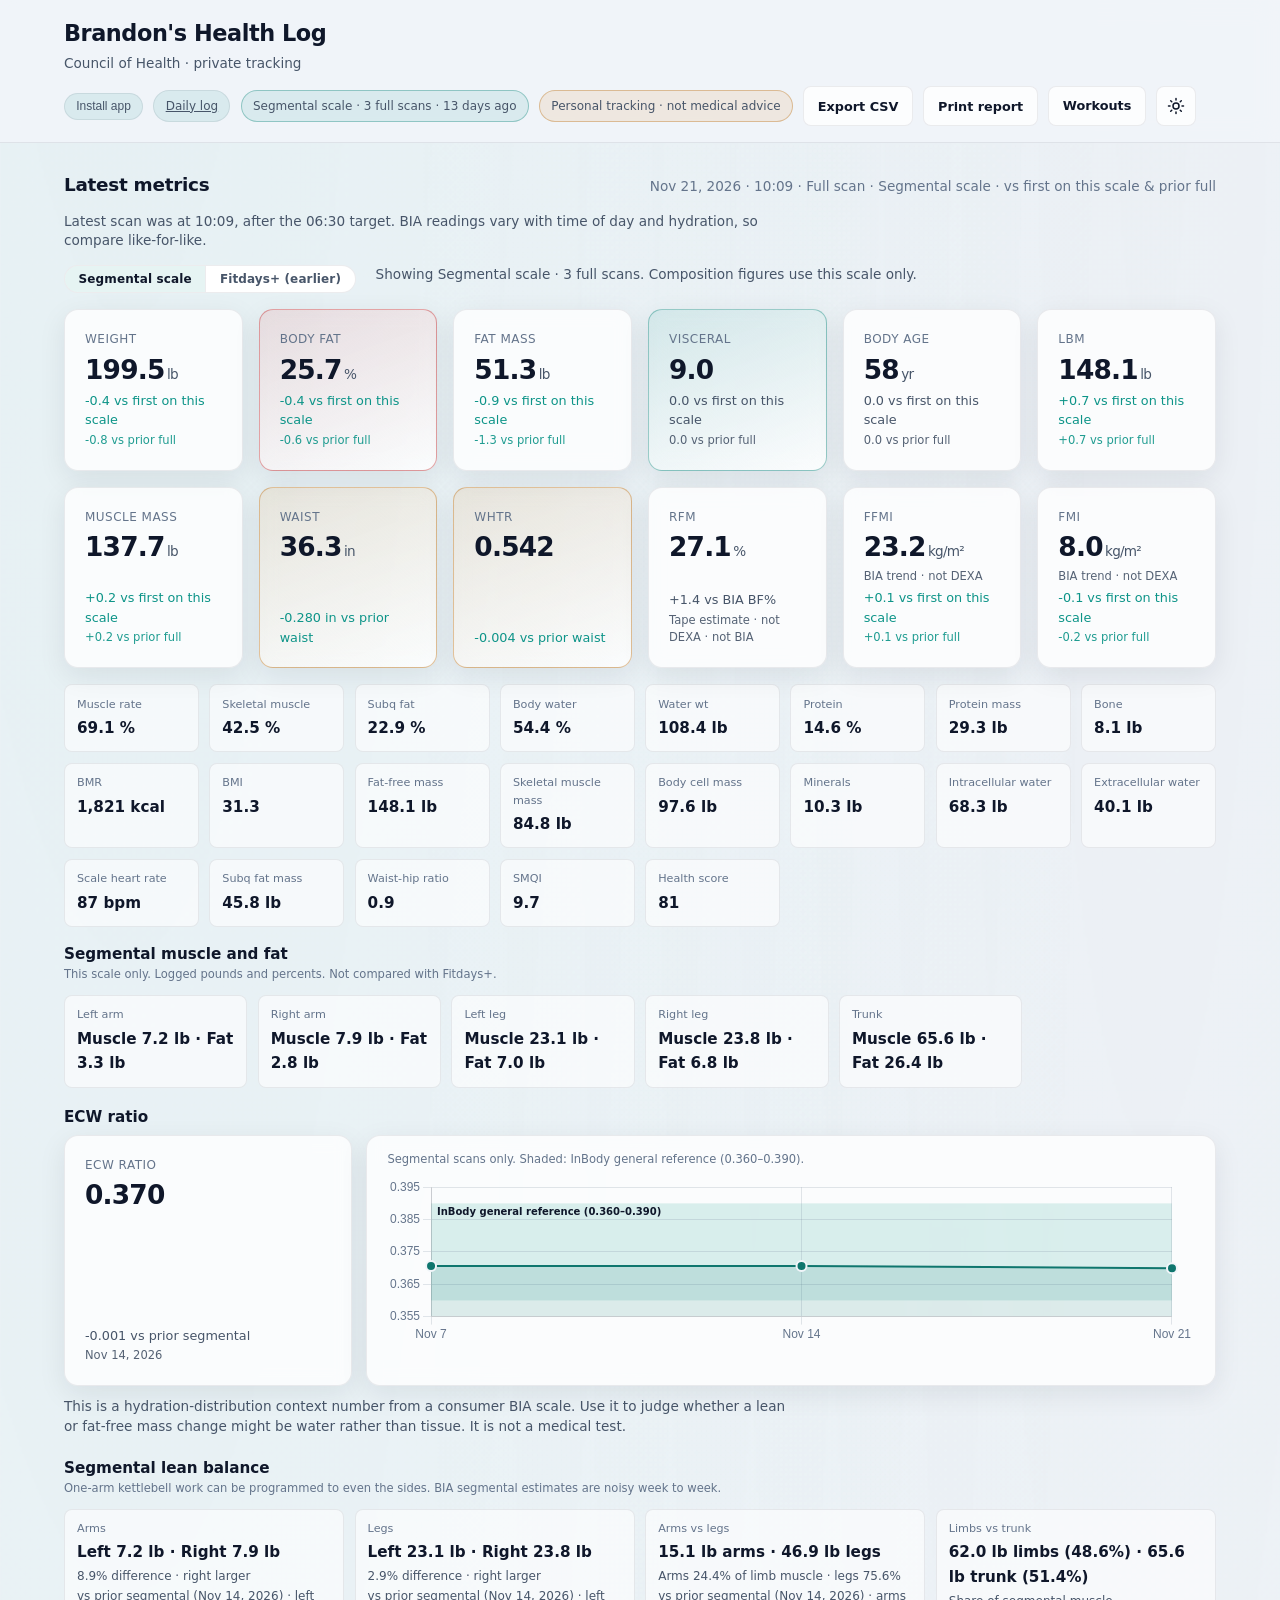
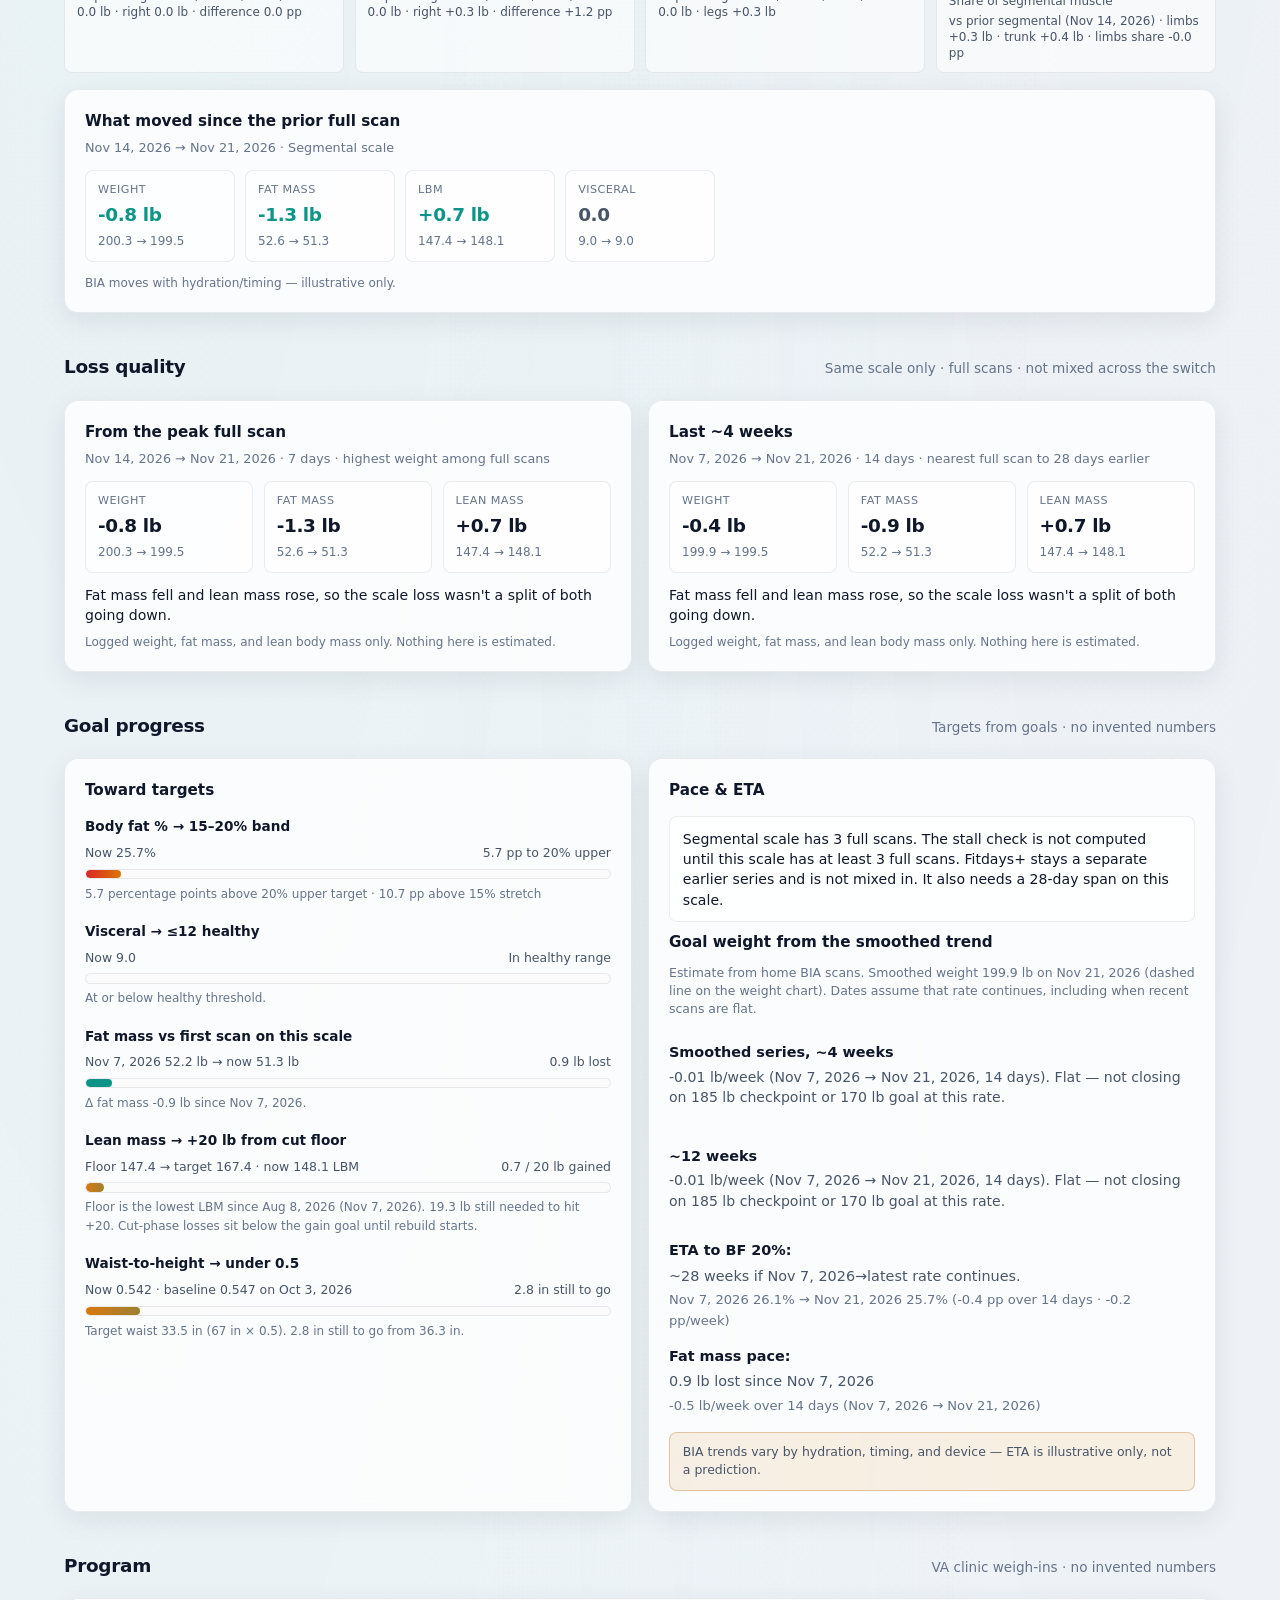
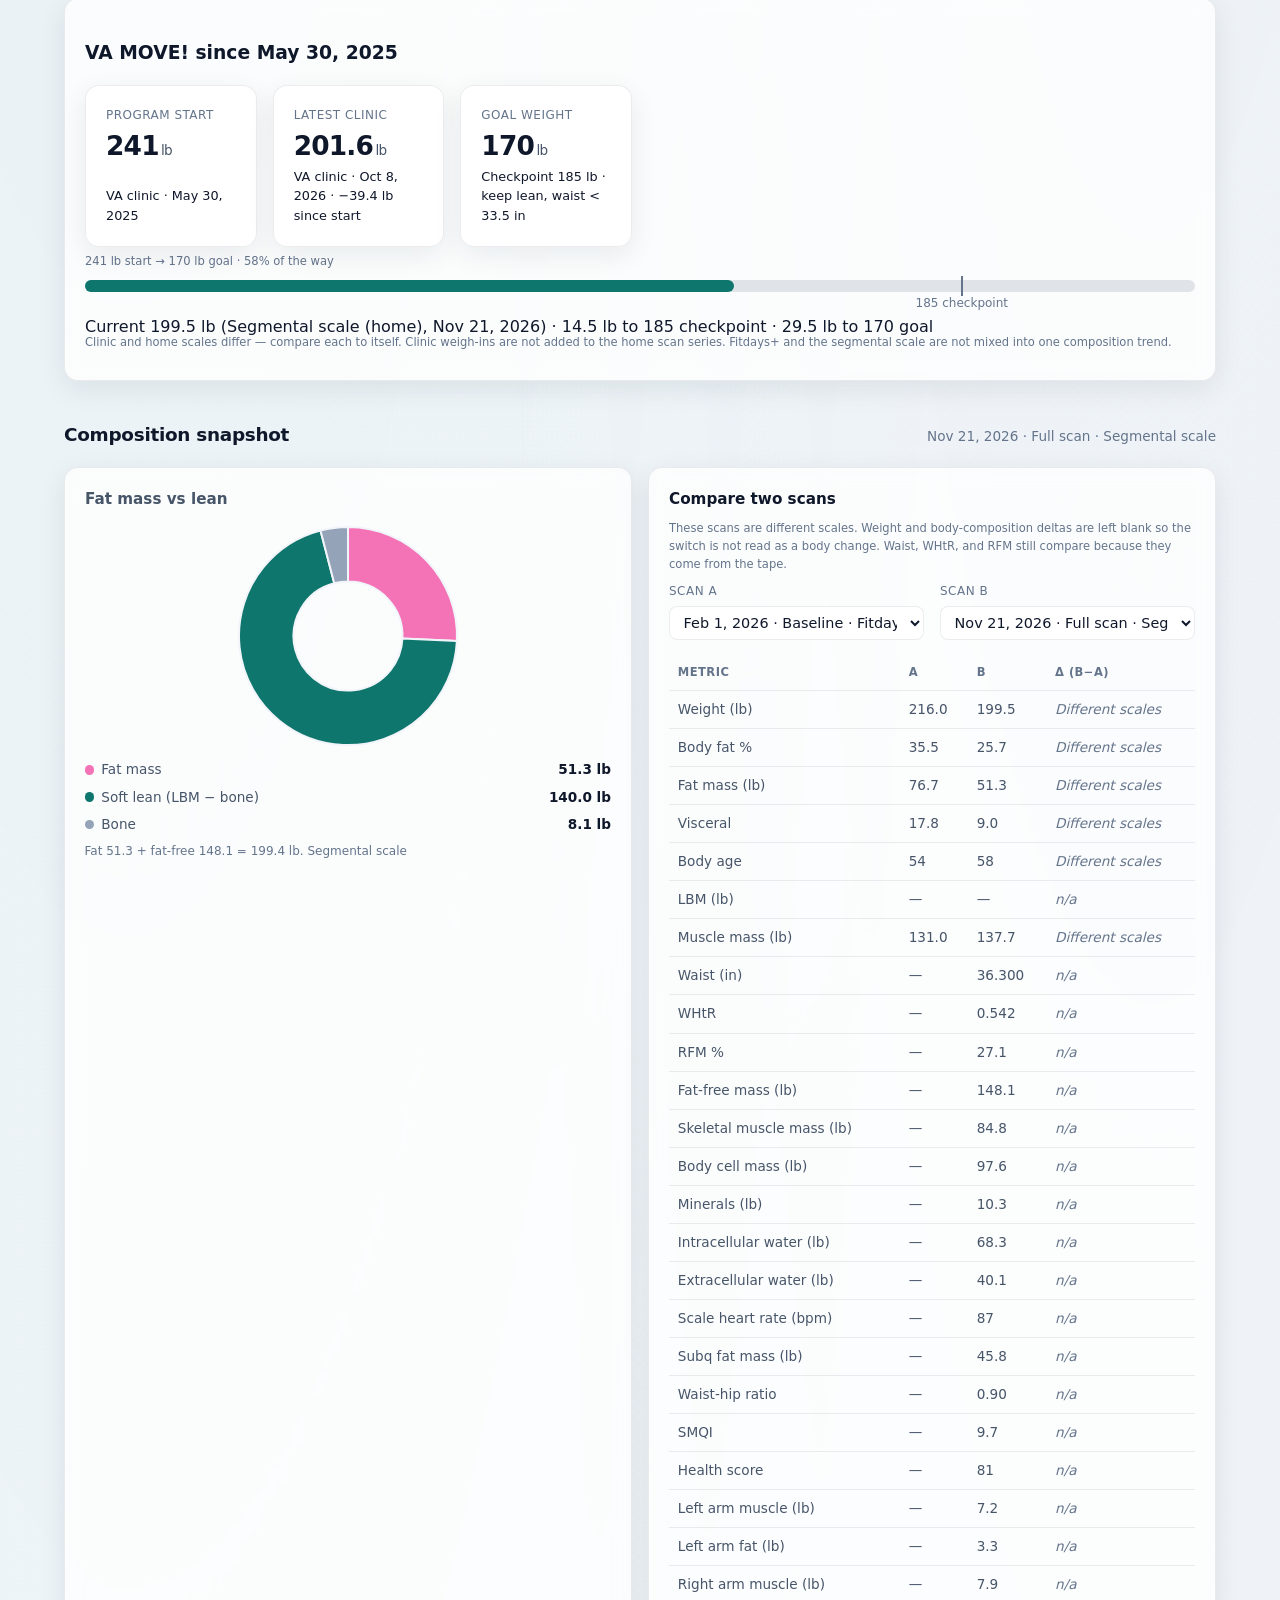
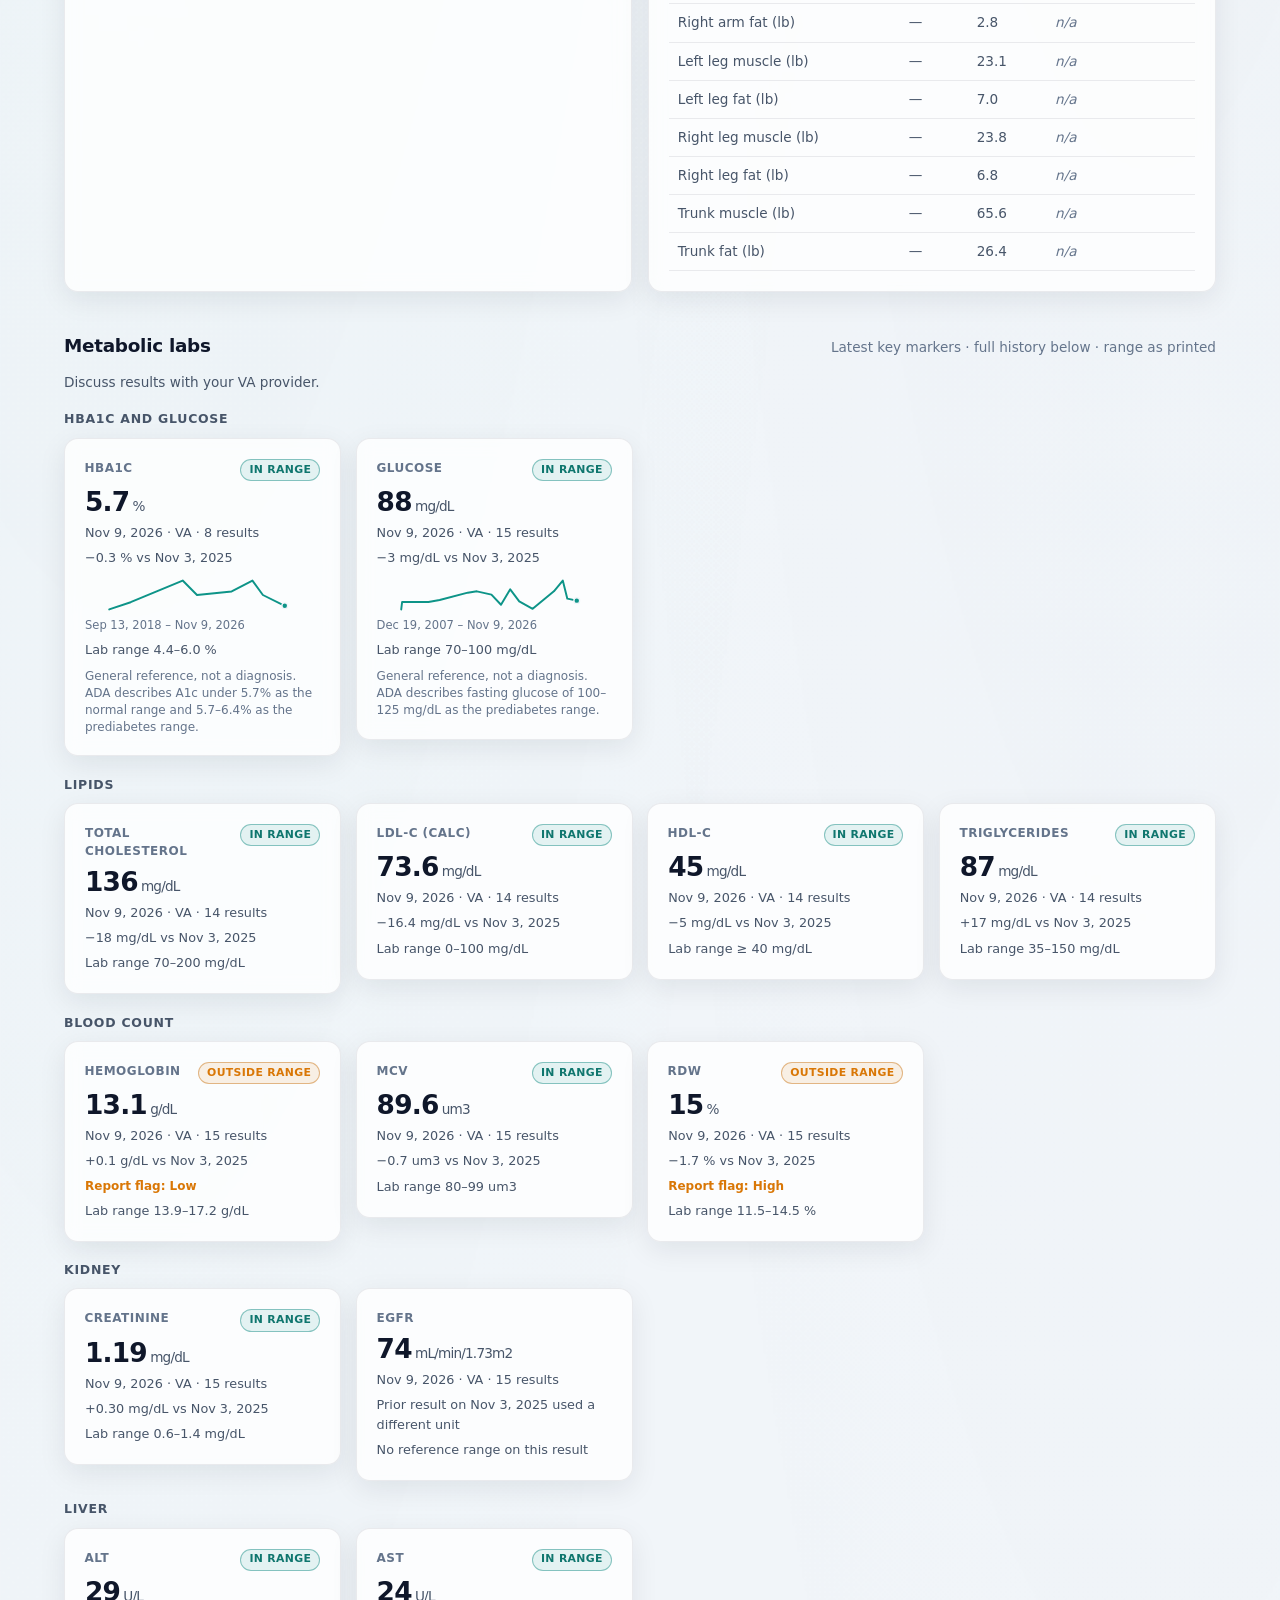
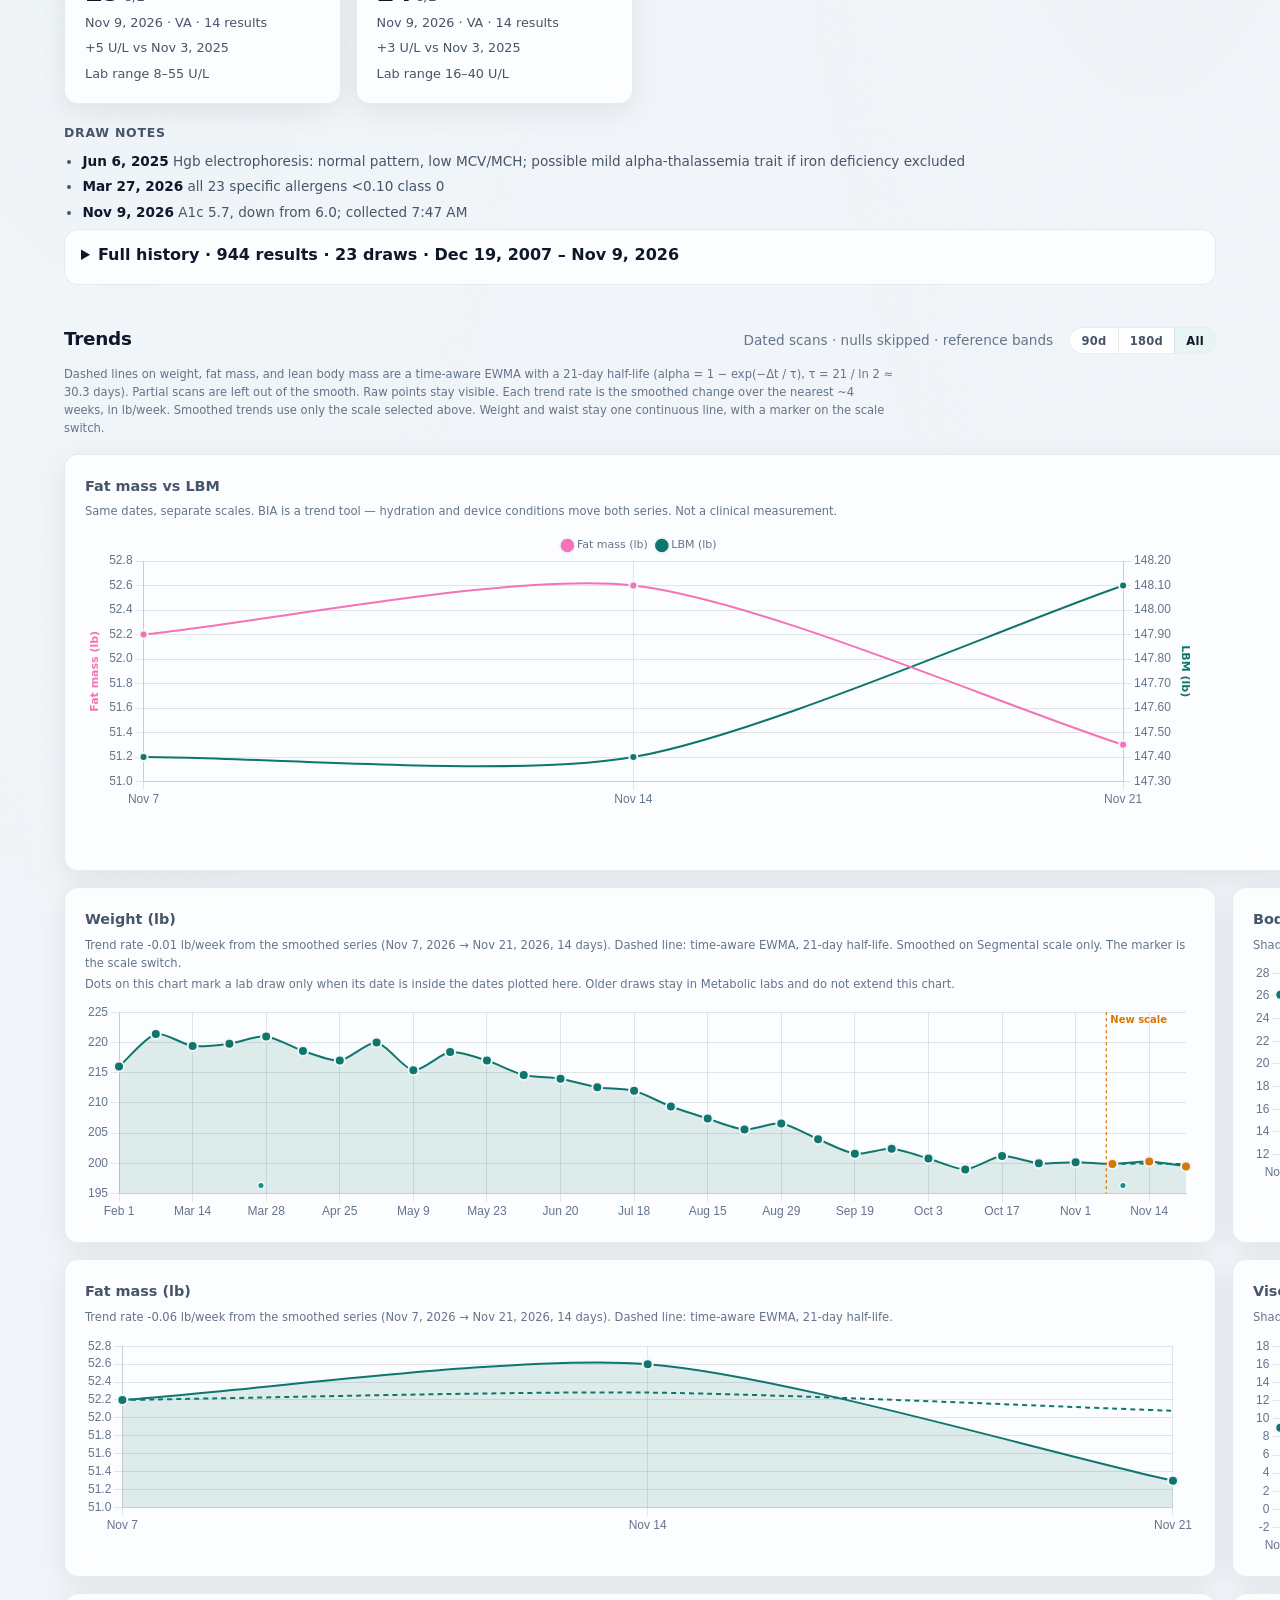
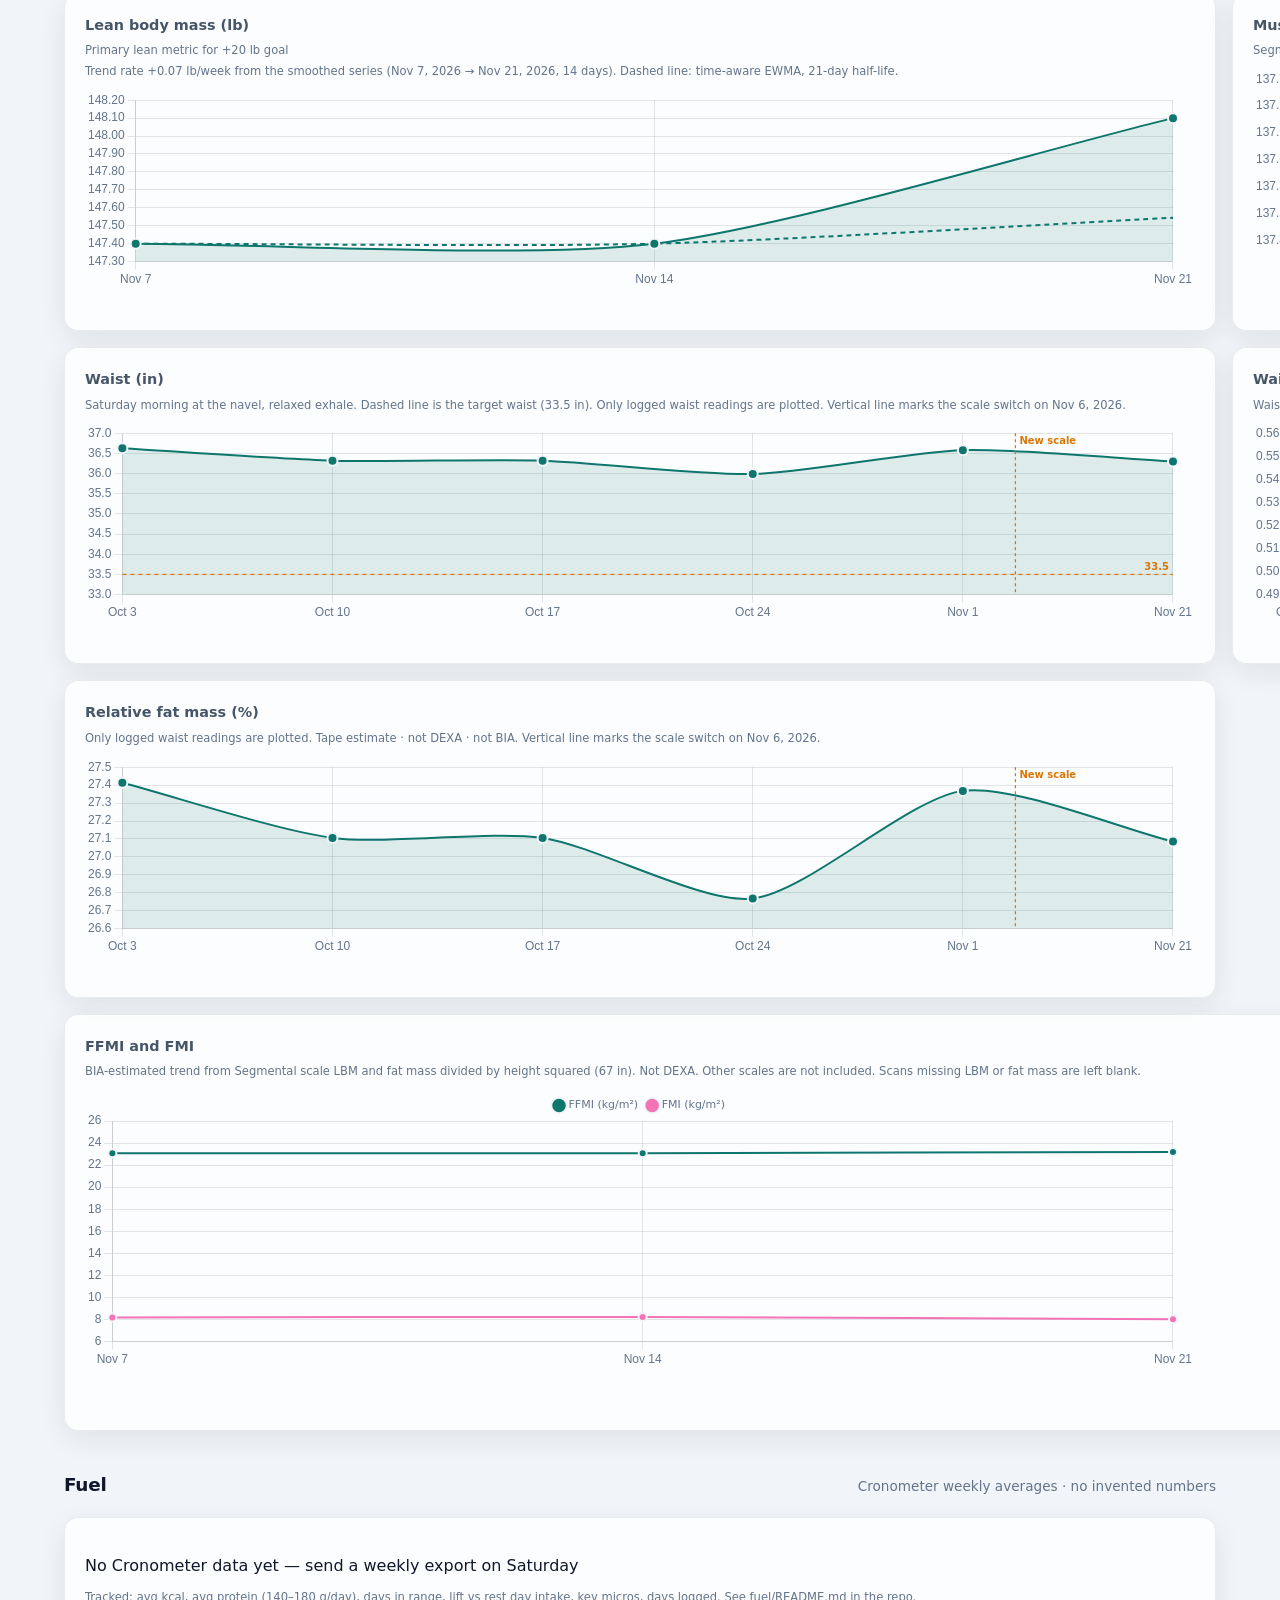
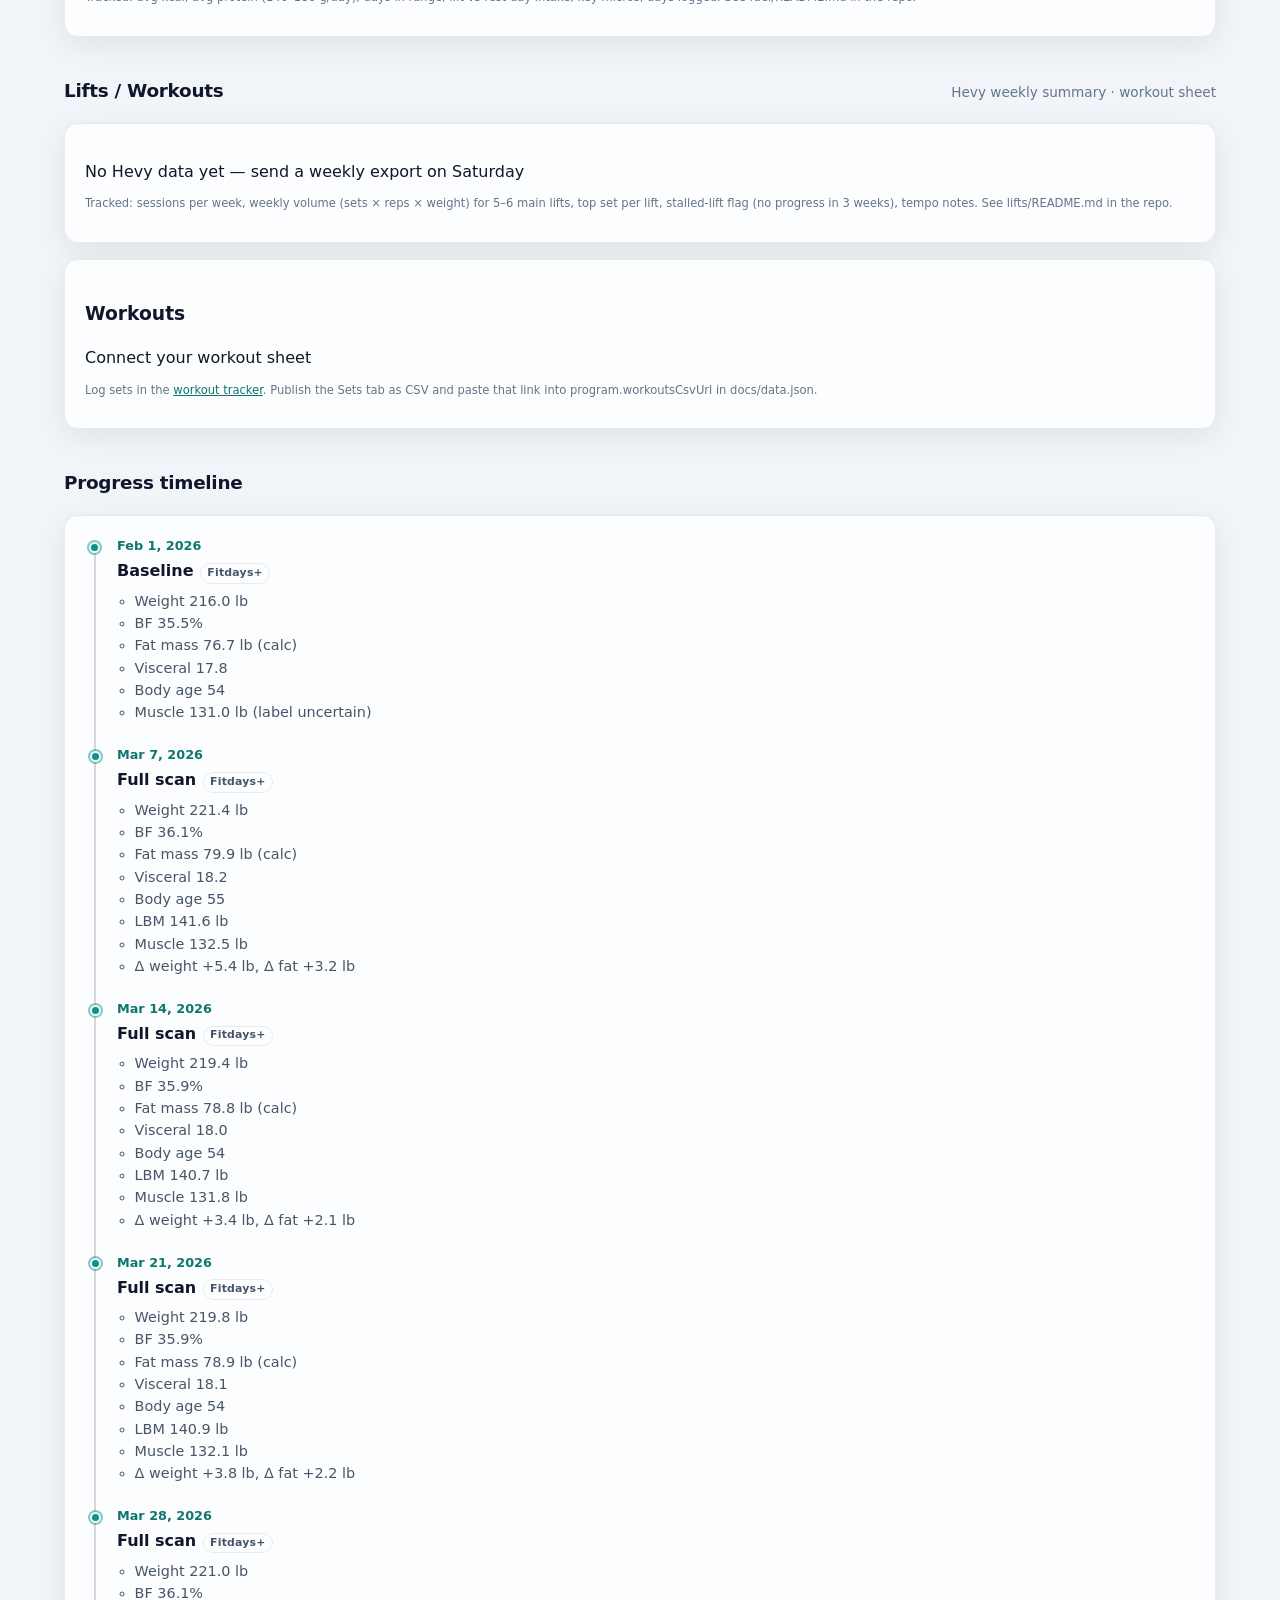
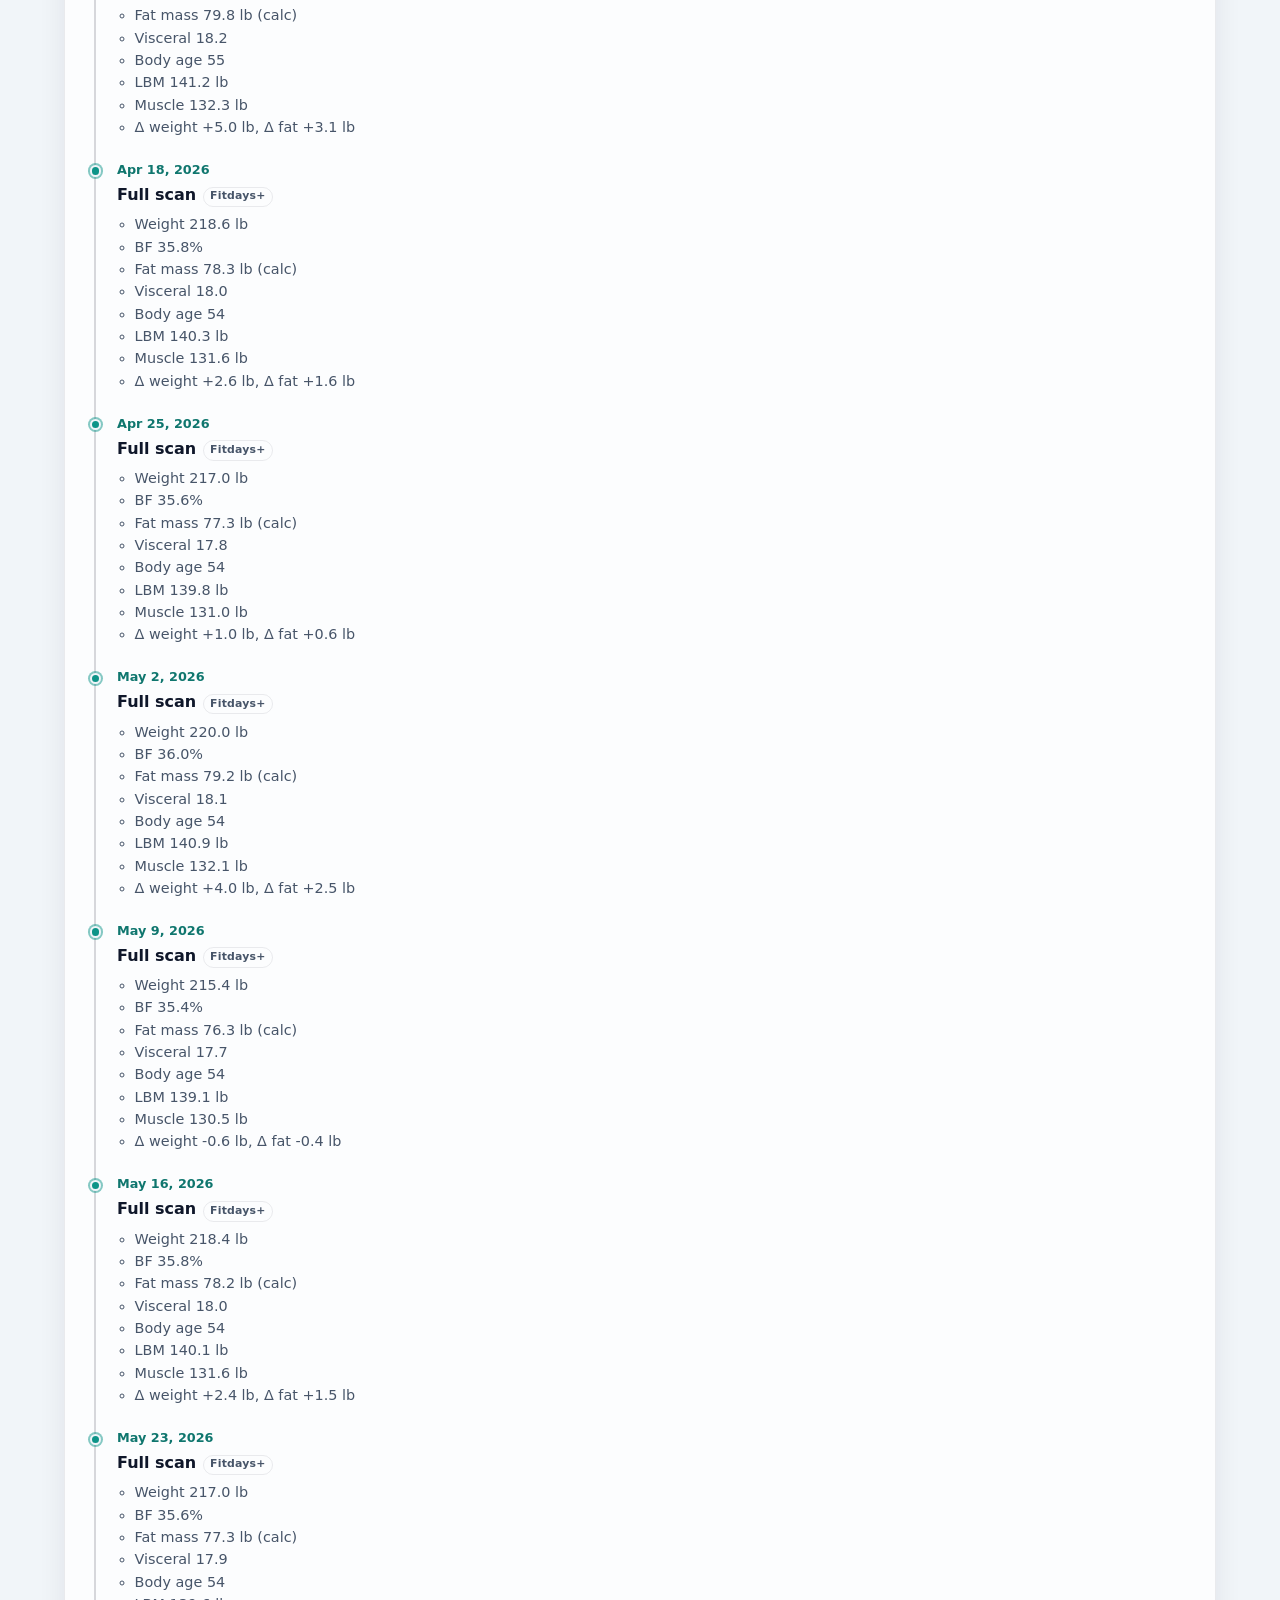
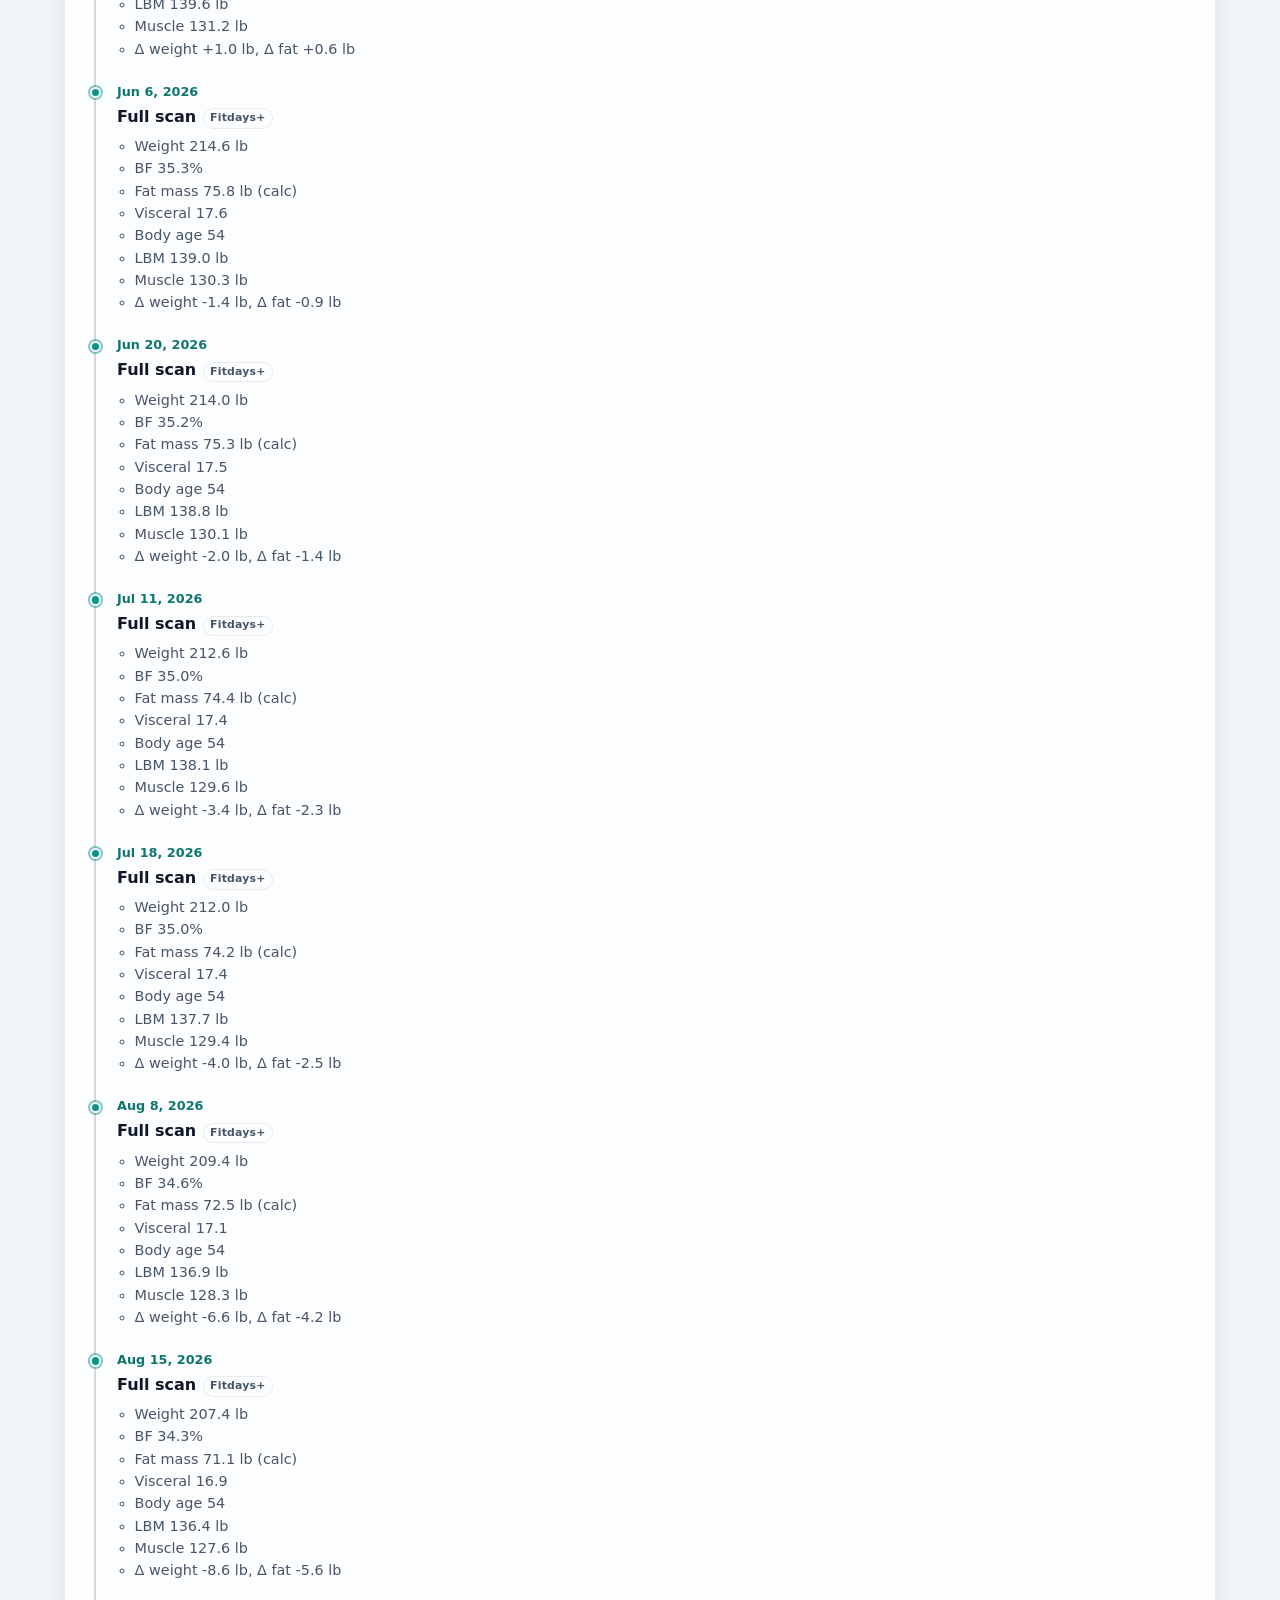
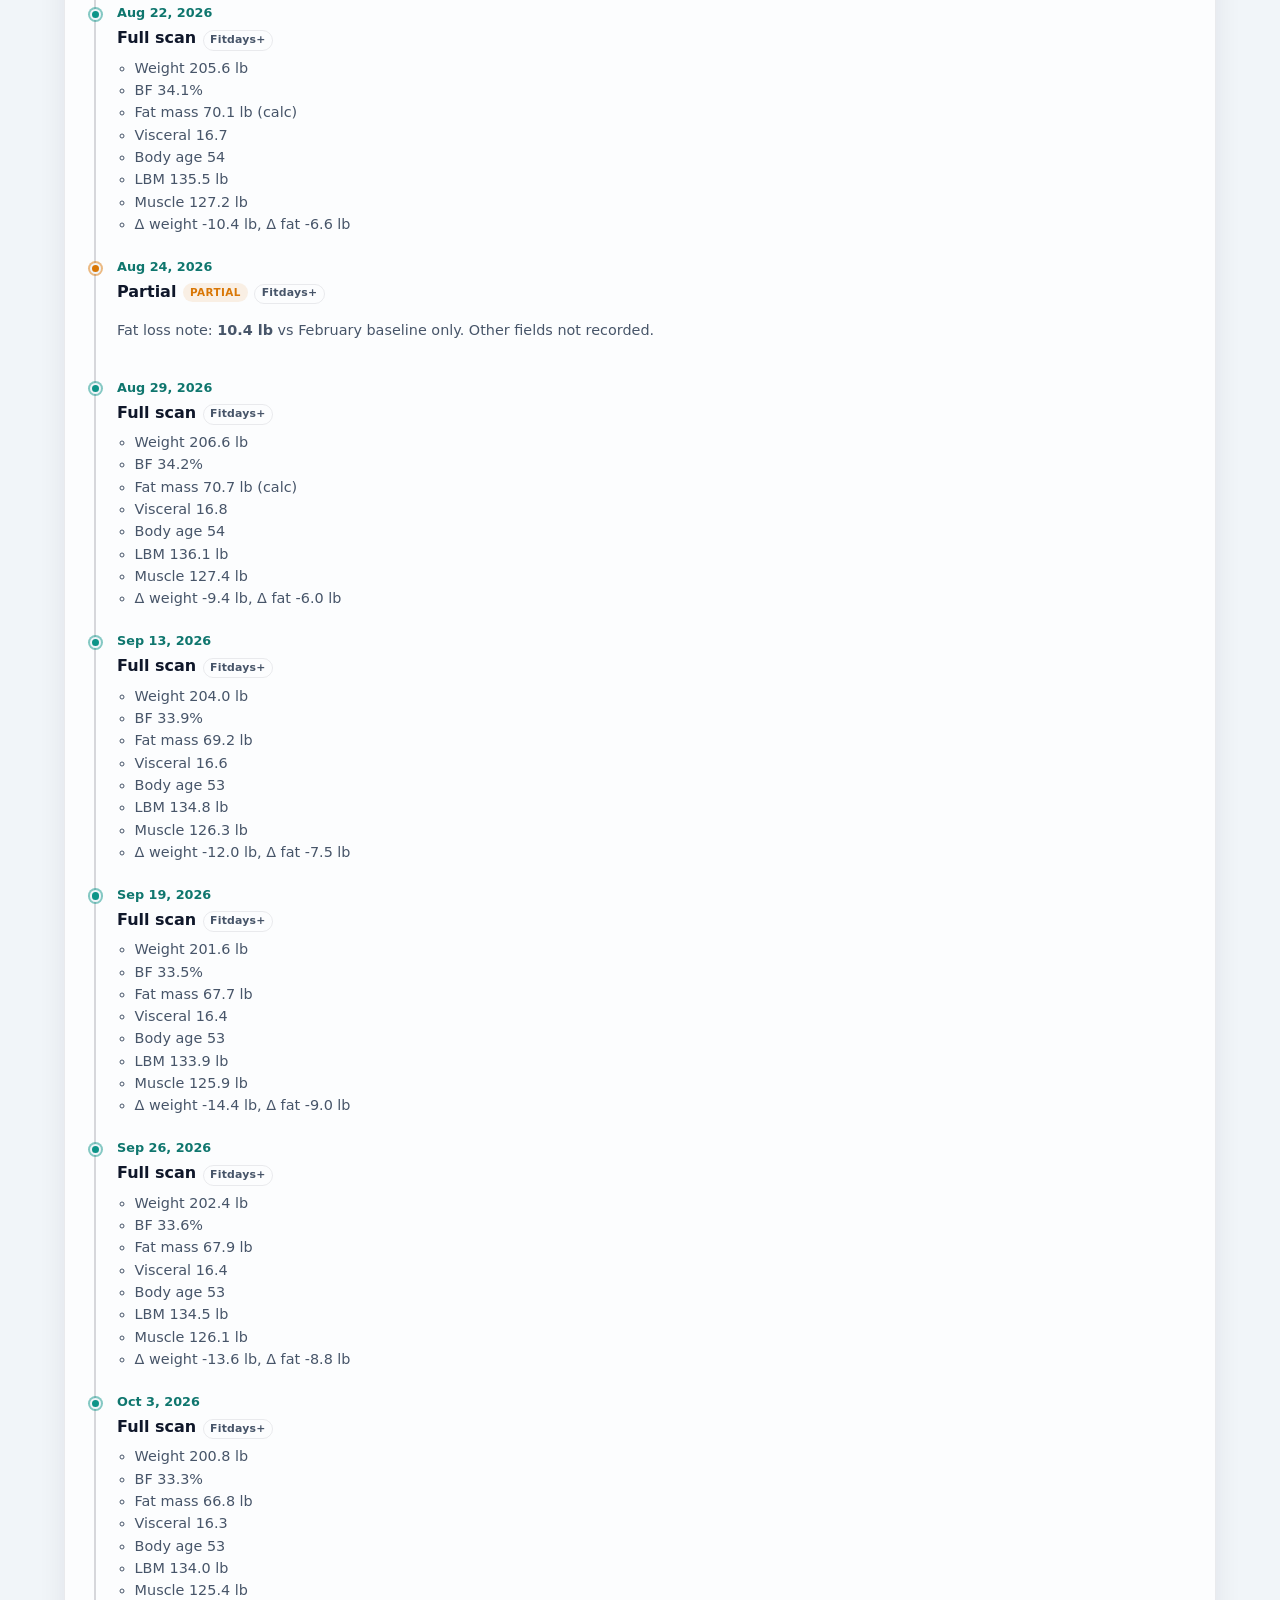
<file: docs/index.html>
<!DOCTYPE html><html lang="en" data-theme="dark"><head><meta charset="UTF-8" /><meta name="viewport" content="width=device-width, initial-scale=1" /><meta name="description" content="Brandon's Health Log — private body-composition progress dashboard. All rights reserved." /><meta name="author" content="Brandon Carroll" /><meta name="copyright" content="© 2026 Brandon Carroll. All rights reserved." /><meta name="robots" content="noindex, nofollow, noarchive, nosnippet" /><meta name="color-scheme" content="dark light" /><meta name="theme-color" content="#042f2e" /><meta name="mobile-web-app-capable" content="yes" /><meta name="apple-mobile-web-app-capable" content="yes" /><meta name="apple-mobile-web-app-status-bar-style" content="black-translucent" /><meta name="apple-mobile-web-app-title" content="Health Log" /><title>Brandon's Health Log</title><link rel="manifest" href="manifest.webmanifest" /><link rel="icon" href="icon.svg" type="image/svg+xml" /><link rel="apple-touch-icon" href="icon.svg" /><link rel="stylesheet" href="styles.css" /><link rel="stylesheet" href="styles-part2.css" /><link rel="stylesheet" href="styles-part3.css" /><link rel="stylesheet" href="styles-part4.css" /><script src="vendor/chart.umd.min.js" defer></script></head><body><a class="skip-link" href="#main">Skip to content</a><header class="site-header"><div class="wrap header-inner"><div class="brand"><h1 id="siteTitle">Brandon's Health Log</h1><span class="subtitle" id="siteSubtitle">Council of Health · private tracking</span></div><div class="header-actions"><button type="button" class="chip" id="installBtn" hidden>Install app</button><a class="chip" href="./log.html">Daily log</a><span class="chip consistency" id="consistencyChip" title="Full-scan consistency">—</span><span class="chip disclaimer" title="Not medical advice">Personal tracking · not medical advice</span><button type="button" class="btn-export" id="exportCsv" aria-label="Export scans as CSV" title="Export CSV">Export CSV</button><button type="button" class="btn-export" id="printReportBtn" aria-label="Print scan report" title="Print report">Print report</button><a class="btn-export" id="workoutsLink" href="workouts/">Workouts</a><button type="button" class="theme-toggle" id="themeToggle" aria-label="Toggle light and dark theme" title="Toggle theme"><svg class="icon-moon" width="18" height="18" viewBox="0 0 24 24" fill="none" stroke="currentColor" stroke-width="2" stroke-linecap="round" aria-hidden="true"><path d="M21 14.5A8.5 8.5 0 1 1 9.5 3a7 7 0 0 0 11.5 11.5z"/></svg><svg class="icon-sun" width="18" height="18" viewBox="0 0 24 24" fill="none" stroke="currentColor" stroke-width="2" stroke-linecap="round" aria-hidden="true"><circle cx="12" cy="12" r="4"/><path d="M12 2v2M12 20v2M4.93 4.93l1.41 1.41M17.66 17.66l1.41 1.41M2 12h2M20 12h2M4.93 19.07l1.41-1.41M17.66 6.34l1.41-1.41"/></svg></button></div></div></header><main id="main" class="wrap"><section class="print-report" id="printReport" aria-label="Scan report"></section><div id="errorRoot" hidden class="error-banner" role="alert"></div><section class="section" aria-labelledby="metrics-heading"><div class="section-head"><h2 id="metrics-heading">Latest metrics</h2><span class="meta" id="latestMeta">—</span></div><p id="scanTimeNote" class="scan-time-note" hidden></p><div class="device-bar"><div class="device-toggle" id="deviceToggle" role="group" aria-label="Body-composition scale"></div><p id="deviceNote" class="device-note"></p></div><div class="metric-grid" id="metricCards" role="list"></div><div class="extra-grid" id="extraMetrics" aria-label="Additional latest-scan metrics"></div><div id="segmentalMetrics" class="segmental-block" hidden></div><div id="biaContext" class="bia-context" hidden></div><div id="whatMoved" class="card card-pad what-moved" hidden></div></section><section class="section" id="lossQualitySection" aria-labelledby="loss-quality-heading" hidden><div class="section-head"><h2 id="loss-quality-heading">Loss quality</h2><span class="meta">Same scale only · full scans · not mixed across the switch</span></div><div id="lossQuality" class="panel-grid"></div></section><section class="section" aria-labelledby="progress-heading"><div class="section-head"><h2 id="progress-heading">Goal progress</h2><span class="meta">Targets from goals · no invented numbers</span></div><div id="leanDecline" class="lean-decline" hidden></div><div class="panel-grid"><div class="card card-pad" id="goalProgressPanel"><h3>Toward targets</h3><div id="goalProgressBars" class="progress-bars"></div></div><div class="card card-pad" id="pacePanel"><h3>Pace & ETA</h3><div id="paceContent" class="pace-content"></div><p class="pace-caveat" id="paceCaveat">BIA trends vary by hydration, timing, and device — ETA is illustrative only, not a prediction.</p></div></div></section><section class="section" aria-labelledby="composition-heading"><div class="section-head"><h2 id="composition-heading">Composition snapshot</h2><span class="meta" id="compositionMeta">Latest full scan</span></div><div class="panel-grid"><div class="card card-pad chart-card"><h3 id="chart-comp-label">Fat mass vs lean</h3><div class="chart-wrap chart-wrap-doughnut"><canvas id="chartComposition" role="img" aria-labelledby="chart-comp-label"></canvas></div><ul class="comp-legend" id="compLegend"></ul></div><div class="card card-pad" id="comparePanel"><h3>Compare two scans</h3><p id="compareDeviceNote" class="chart-band-note" hidden></p><div class="compare-controls"><label class="compare-label"><span>Scan A</span><select id="compareA" aria-label="Scan A"></select></label><label class="compare-label"><span>Scan B</span><select id="compareB" aria-label="Scan B"></select></label></div><div class="table-wrap"><table class="compare-table"><thead><tr><th scope="col">Metric</th><th scope="col">A</th><th scope="col">B</th><th scope="col">Δ (B−A)</th></tr></thead><tbody id="compareBody"></tbody></table></div></div></div></section><section class="section" aria-labelledby="charts-heading"><div class="section-head"><h2 id="charts-heading">Trends</h2><div class="trends-controls"><span class="meta">Dated scans · nulls skipped · reference bands</span><div class="range-toggle" role="group" aria-label="Trend date range"><button type="button" class="range-btn" data-range="90" aria-pressed="false">90d</button><button type="button" class="range-btn" data-range="180" aria-pressed="false">180d</button><button type="button" class="range-btn" data-range="all" aria-pressed="true">All</button></div></div></div><p class="chart-band-note trend-method" id="trendMethodNote">Dashed lines on weight, fat mass, and lean body mass are a time-aware EWMA with a 21-day half-life (alpha = 1 − exp(−Δt / τ), τ = 21 / ln 2 ≈ 30.3 days). Partial scans are left out of the smooth. Raw points stay visible. Each trend rate is the smoothed change over the nearest ~4 weeks, in lb/week. Smoothed trends use only the scale selected above. Weight and waist stay one continuous line, with a marker on the scale switch.</p><div class="chart-grid"><div class="card card-pad chart-card chart-card-wide"><h3 id="chart-fat-lbm-label">Fat mass vs LBM</h3><p class="chart-band-note">Same dates, separate scales. BIA is a trend tool — hydration and device conditions move both series. Not a clinical measurement.</p><div class="chart-wrap chart-wrap-tall"><canvas id="chartFatLbm" role="img" aria-labelledby="chart-fat-lbm-label"></canvas></div></div><div class="card card-pad chart-card"><h3 id="chart-weight-label">Weight (lb)</h3><p class="chart-band-note" id="chartWeightTrend" hidden></p><div class="chart-wrap"><canvas id="chartWeight" role="img" aria-labelledby="chart-weight-label"></canvas></div></div><div class="card card-pad chart-card"><h3 id="chart-bf-label">Body fat %</h3><p class="chart-band-note">Shaded: 15–20% goal band</p><div class="chart-wrap"><canvas id="chartBf" role="img" aria-labelledby="chart-bf-label"></canvas></div></div><div class="card card-pad chart-card"><h3 id="chart-fat-label">Fat mass (lb)</h3><p class="chart-band-note" id="chartFatTrend" hidden></p><div class="chart-wrap"><canvas id="chartFat" role="img" aria-labelledby="chart-fat-label"></canvas></div></div><div class="card card-pad chart-card"><h3 id="chart-visc-label">Visceral fat rating</h3><p class="chart-band-note">Shaded: 1–12 healthy · marks at 13 & 15</p><div class="chart-wrap"><canvas id="chartVisceral" role="img" aria-labelledby="chart-visc-label"></canvas></div></div><div class="card card-pad chart-card"><h3 id="chart-lbm-label">Lean body mass (lb)</h3><p class="chart-band-note">Primary lean metric for +20 lb goal</p><p class="chart-band-note" id="chartLbmTrend" hidden></p><div class="chart-wrap"><canvas id="chartLbm" role="img" aria-labelledby="chart-lbm-label"></canvas></div></div><div class="card card-pad chart-card"><h3 id="chart-muscle-label">Muscle mass (lb)</h3><p class="chart-band-note" id="chartMuscleNote">Fitdays field · Feb baseline label uncertain</p><div class="chart-wrap"><canvas id="chartMuscle" role="img" aria-labelledby="chart-muscle-label"></canvas></div></div><div class="card card-pad chart-card"><h3 id="chart-waist-label">Waist (in)</h3><p class="chart-band-note" id="chartWaistNote">Saturday morning at the navel, relaxed exhale. Only logged waist readings are plotted.</p><div class="chart-wrap"><canvas id="chartWaist" role="img" aria-labelledby="chart-waist-label"></canvas></div></div><div class="card card-pad chart-card"><h3 id="chart-whtr-label">Waist-to-height ratio</h3><p class="chart-band-note" id="chartWhtrNote">Waist divided by height. Only logged waist readings are plotted.</p><div class="chart-wrap"><canvas id="chartWhtr" role="img" aria-labelledby="chart-whtr-label"></canvas></div></div><div class="card card-pad chart-card"><h3 id="chart-rfm-label">Relative fat mass (%)</h3><p class="chart-band-note" id="chartRfmNote">Tape estimate · not DEXA · not BIA. Only logged waist readings are plotted.</p><div class="chart-wrap"><canvas id="chartRfm" role="img" aria-labelledby="chart-rfm-label"></canvas></div></div><div class="card card-pad chart-card chart-card-wide"><h3 id="chart-ffmi-label">FFMI and FMI</h3><p class="chart-band-note" id="chartFfmiNote">BIA-estimated trend from scan LBM and fat mass divided by height squared. Not DEXA. Scans missing LBM or fat mass are left blank.</p><div class="chart-wrap chart-wrap-tall"><canvas id="chartFfmiFmi" role="img" aria-labelledby="chart-ffmi-label"></canvas></div></div></div></section><section class="section" aria-labelledby="timeline-heading"><div class="section-head"><h2 id="timeline-heading">Progress timeline</h2></div><div class="card card-pad"><ol class="timeline" id="timeline"></ol></div></section><section class="section" aria-labelledby="goals-heading"><div class="section-head"><h2 id="goals-heading">Goals & reference</h2></div><div class="panel-grid"><div class="card card-pad" id="goalsPanel"><h3>Goals</h3><ul class="goal-list" id="goalList"></ul><div class="note" id="goalsNote"></div></div><div class="card card-pad" id="visceralPanel"><h3>Visceral fat reference</h3><ul class="ref-scale" id="visceralRef"></ul><p class="ref-note" id="visceralNote"></p></div></div></section><section class="section" aria-labelledby="legal-heading"><div class="section-head"><h2 id="legal-heading">Copyright & use</h2></div><div class="card card-pad legal-card"><p id="copyrightLine"><strong>© 2026 Brandon Carroll. All rights reserved.</strong></p><p id="rightsLine">Brandon's Health Log — including design, text, charts, metrics, and underlying data — is proprietary personal property. No license is granted to copy, scrape, republish, redistribute, or create derivative works without prior written permission from Brandon Carroll.</p><p id="disclaimerLegal">This site is a private wellness trend tool, not medical advice, not a diagnosis, and not a substitute for labs or a clinician.</p></div></section></main><footer class="site-footer"><div class="wrap footer-grid"><p id="footerDisclaimer">Personal wellness tracking only — not medical advice. Body composition estimates vary by device and conditions.</p><p class="footer-copy" id="footerCopyright">© 2026 Brandon Carroll. All rights reserved.</p><p class="footer-meta" id="footerDevice">Male · 50 · Fitdays+ through Nov 1 · Segmental scale from Nov 6 · Data from <code>data.json</code></p></div></footer><script src="app.js" defer></script><script src="fuel.js" defer></script><script src="lifts.js" defer></script><script src="program.js" defer></script><script src="labs.js" defer></script><script src="pwa.js"></script></body></html>
</file>
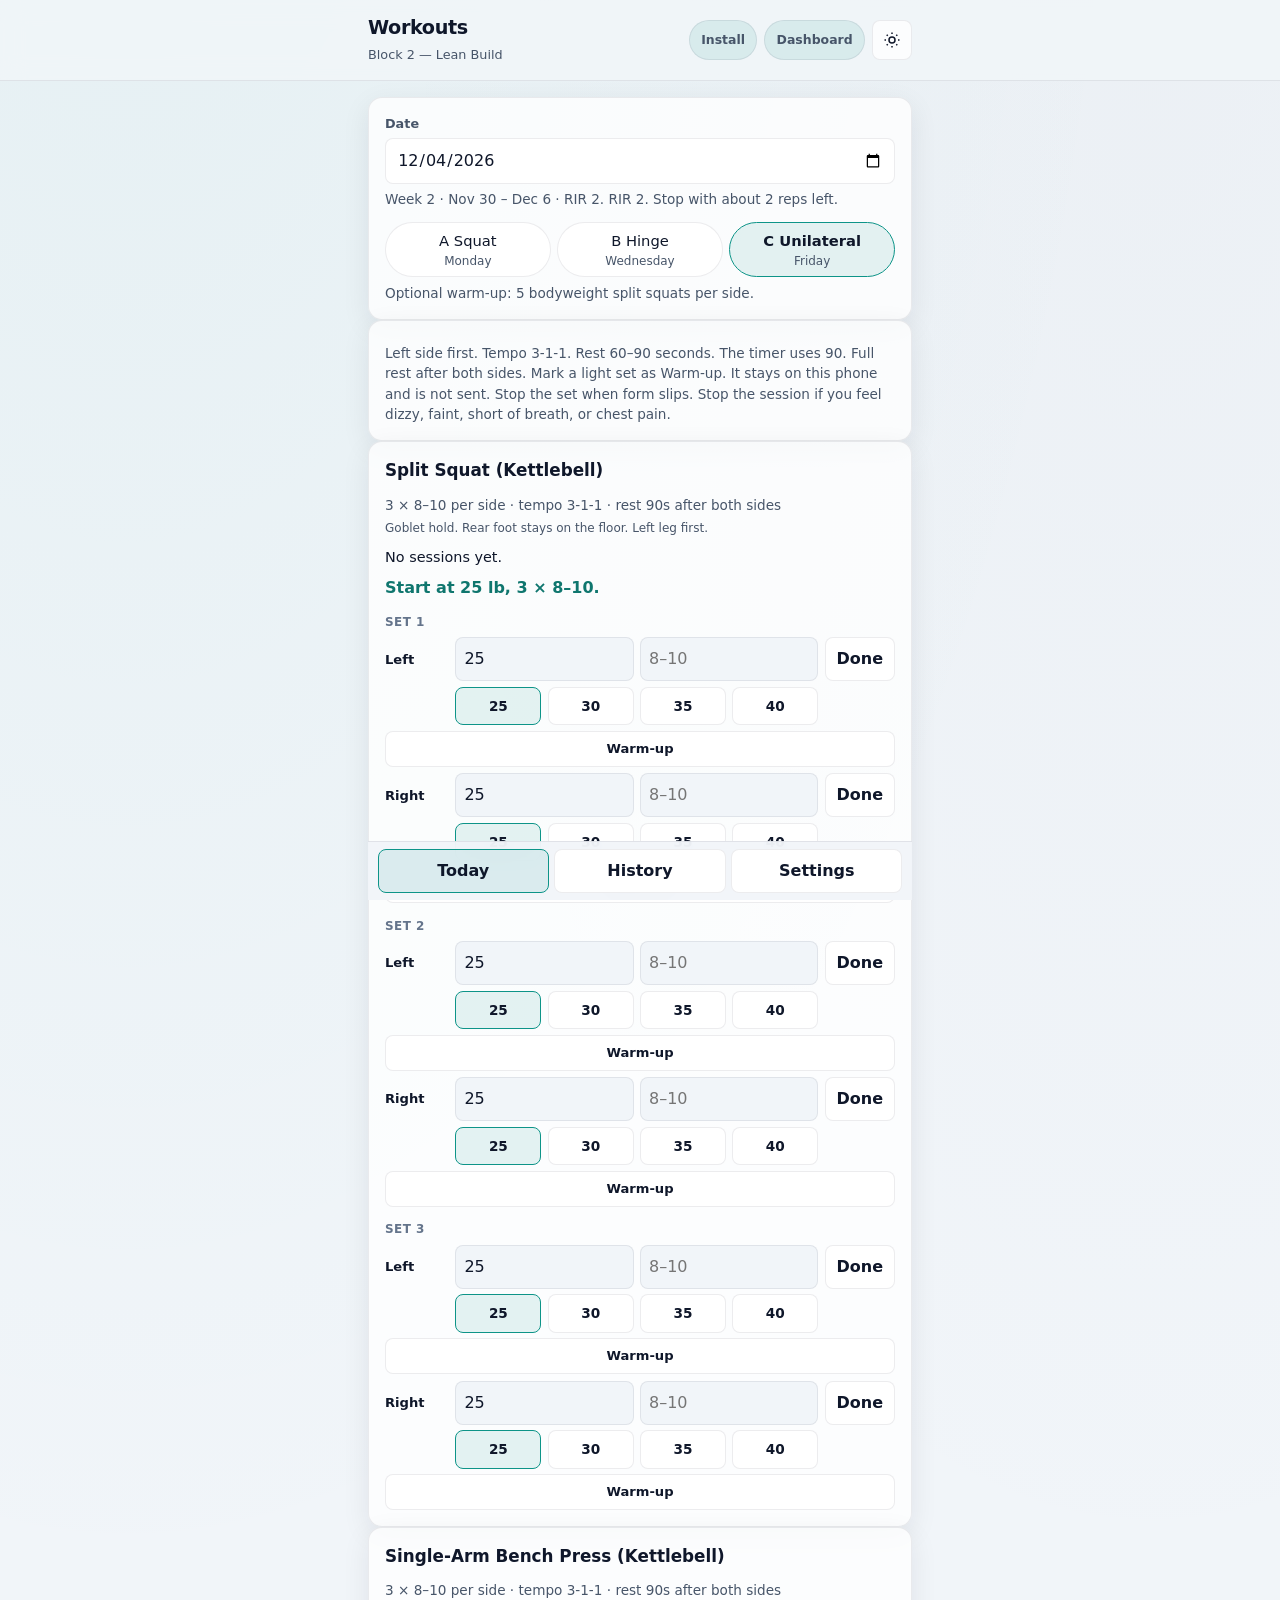
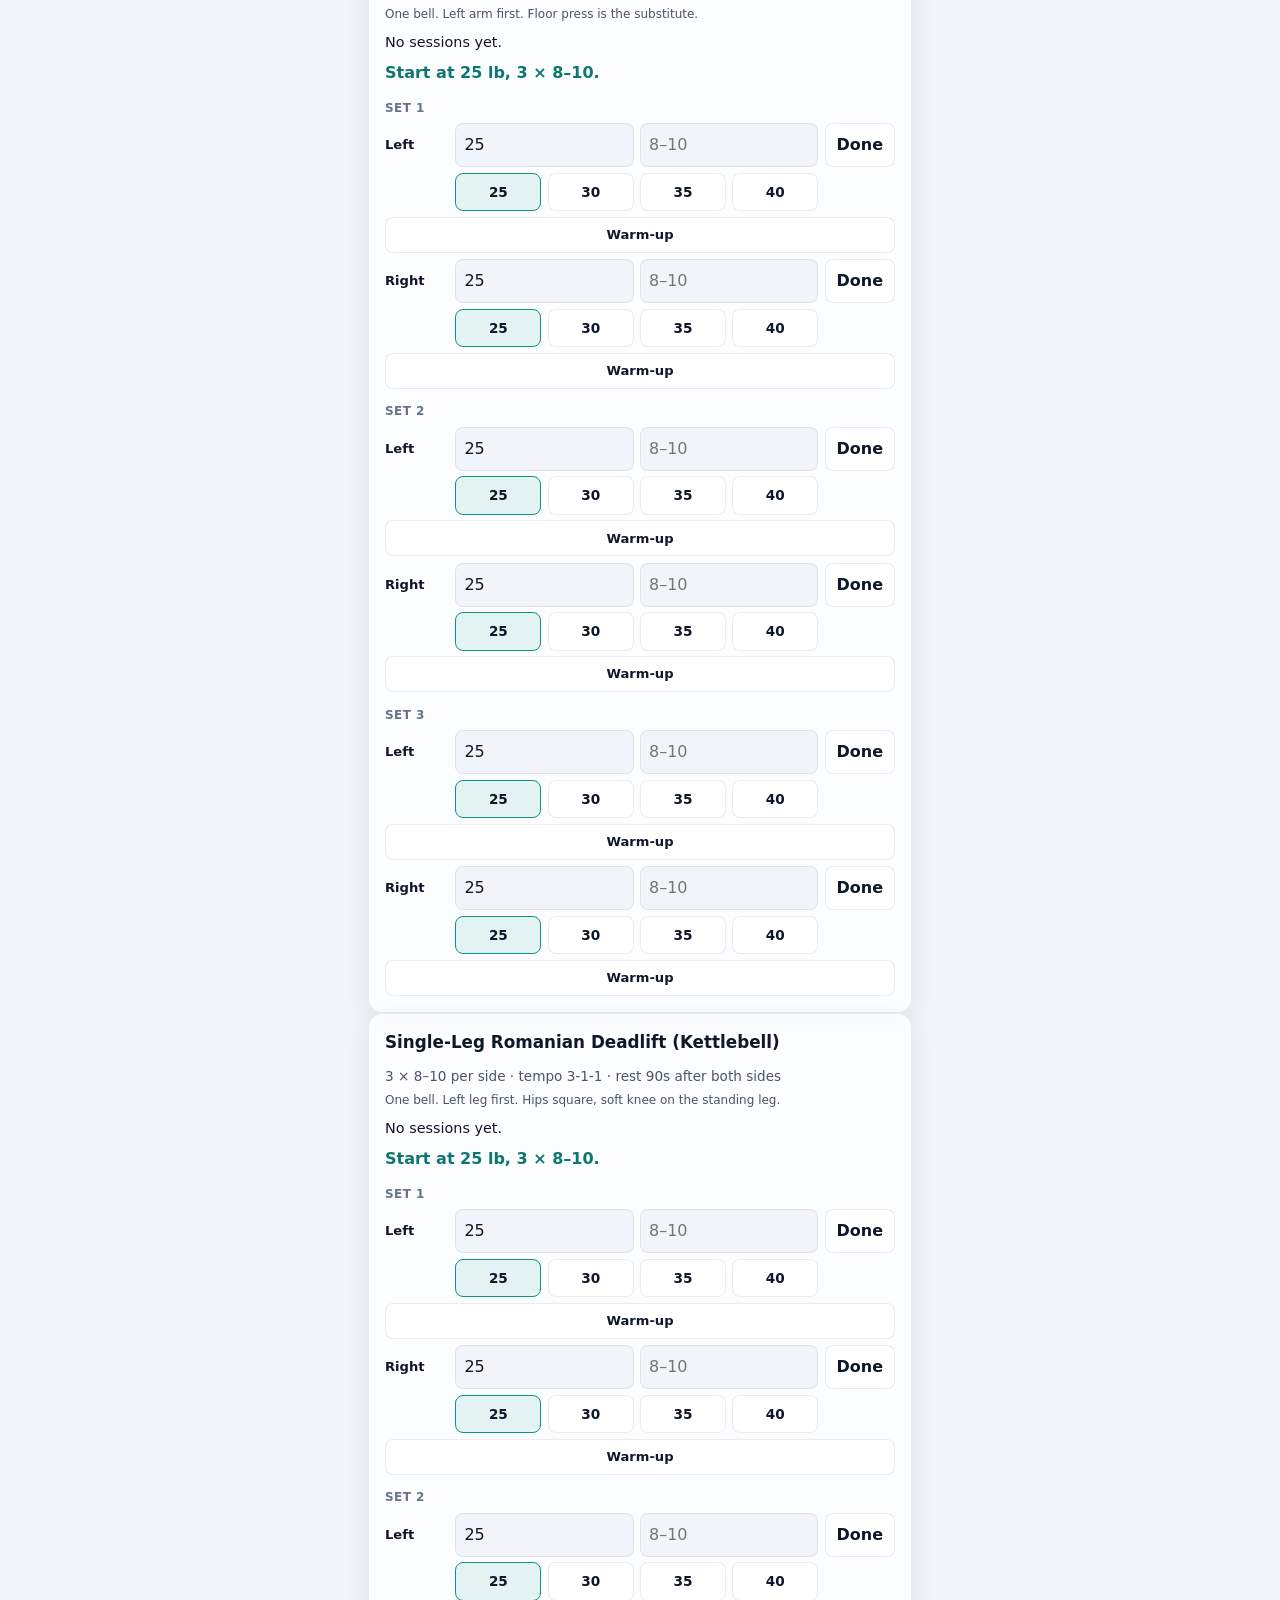
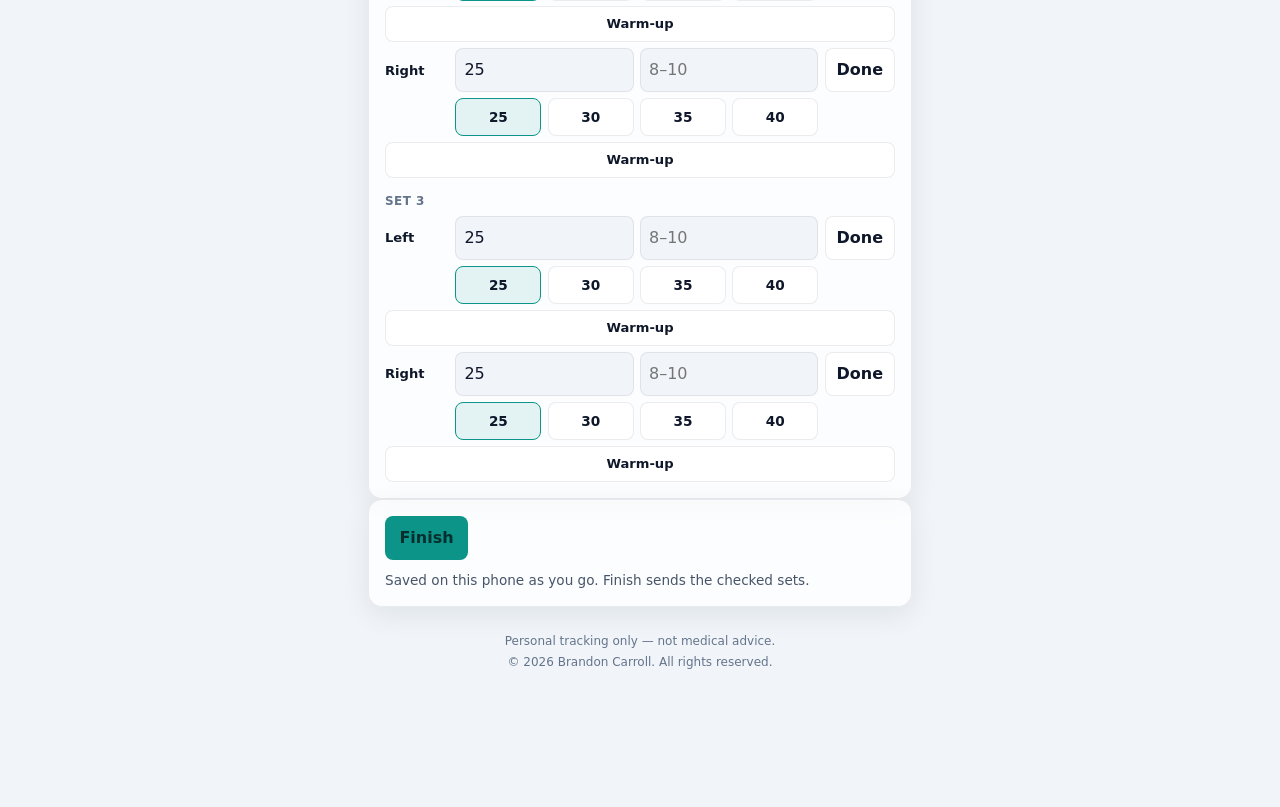
<file: docs/workouts/index.html>
<!DOCTYPE html>
<html lang="en" data-theme="dark">
<head>
  <meta charset="UTF-8" />
  <meta name="viewport" content="width=device-width, initial-scale=1" />
  <meta name="description" content="Home kettlebell workout tracker. Personal use only." />
  <meta name="robots" content="noindex, nofollow, noarchive, nosnippet" />
  <meta name="color-scheme" content="dark light" />
  <meta name="theme-color" content="#042f2e" />
  <meta name="mobile-web-app-capable" content="yes" />
  <meta name="apple-mobile-web-app-capable" content="yes" />
  <meta name="apple-mobile-web-app-status-bar-style" content="black-translucent" />
  <meta name="apple-mobile-web-app-title" content="Workouts" />
  <title>Workouts · Brandon's Health Log</title>
  <link rel="manifest" href="manifest.webmanifest" />
  <link rel="icon" href="icon.svg" type="image/svg+xml" />
  <link rel="apple-touch-icon" href="icon.svg" />
  <link rel="stylesheet" href="styles.css" />
</head>
<body>
  <a class="skip-link" href="#main">Skip to workout</a>
  <header class="site-header">
    <div class="wrap header-inner">
      <div class="brand">
        <h1>Workouts</h1>
        <span class="subtitle" id="blockLabel">Kettlebells · home</span>
      </div>
      <div class="header-actions">
        <button type="button" class="chip" id="installBtn" hidden>Install</button>
        <a class="chip" href="../">Dashboard</a>
        <button type="button" class="theme-toggle" id="themeToggle" aria-label="Switch theme">
          <svg class="icon-moon" width="18" height="18" viewBox="0 0 24 24" fill="none" stroke="currentColor" stroke-width="2" aria-hidden="true"><path d="M21 14.5A8.5 8.5 0 1 1 9.5 3a7 7 0 0 0 11.5 11.5z"/></svg>
          <svg class="icon-sun" width="18" height="18" viewBox="0 0 24 24" fill="none" stroke="currentColor" stroke-width="2" aria-hidden="true"><circle cx="12" cy="12" r="4"/><path d="M12 2v2M12 20v2M4.93 4.93l1.41 1.41M17.66 17.66l1.41 1.41M2 12h2M20 12h2M4.93 19.07l1.41-1.41M17.66 6.34l1.41-1.41"/></svg>
        </button>
      </div>
    </div>
  </header>
  <main id="main" class="wrap">
    <p class="warn" id="saveWarn" hidden>Could not save on this phone. Free a little space and try again.</p>
    <p class="warn" id="loadError" hidden>Could not load the program. Check the connection and reload.</p>
    <section id="viewToday" aria-label="Today"></section>
    <section id="viewHistory" aria-label="History" hidden></section>
    <section id="viewSettings" aria-label="Settings" hidden></section>
    <footer class="site-footer">
      <p>Personal tracking only — not medical advice.</p>
      <p>© 2026 Brandon Carroll. All rights reserved.</p>
    </footer>
  </main>
  <div id="restBar" class="rest-bar" hidden>
    <div class="rest-inner">
      <div>
        <div id="restLabel" class="rest-kicker">Rest</div>
        <div id="restClock" class="rest-clock" role="timer" aria-live="polite">1:30</div>
      </div>
      <div class="rest-actions">
        <button type="button" id="restMinus" aria-label="Subtract 15 seconds">−15</button>
        <button type="button" id="restPlus" aria-label="Add 15 seconds">+15</button>
        <button type="button" id="restSkip">Skip</button>
      </div>
    </div>
  </div>
  <nav class="tabbar" aria-label="Sections">
    <button type="button" id="tabToday" aria-current="page">Today</button>
    <button type="button" id="tabHistory">History</button>
    <button type="button" id="tabSettings">Settings</button>
  </nav>
  <script src="app.js"></script>
</body>
</html>
</file>
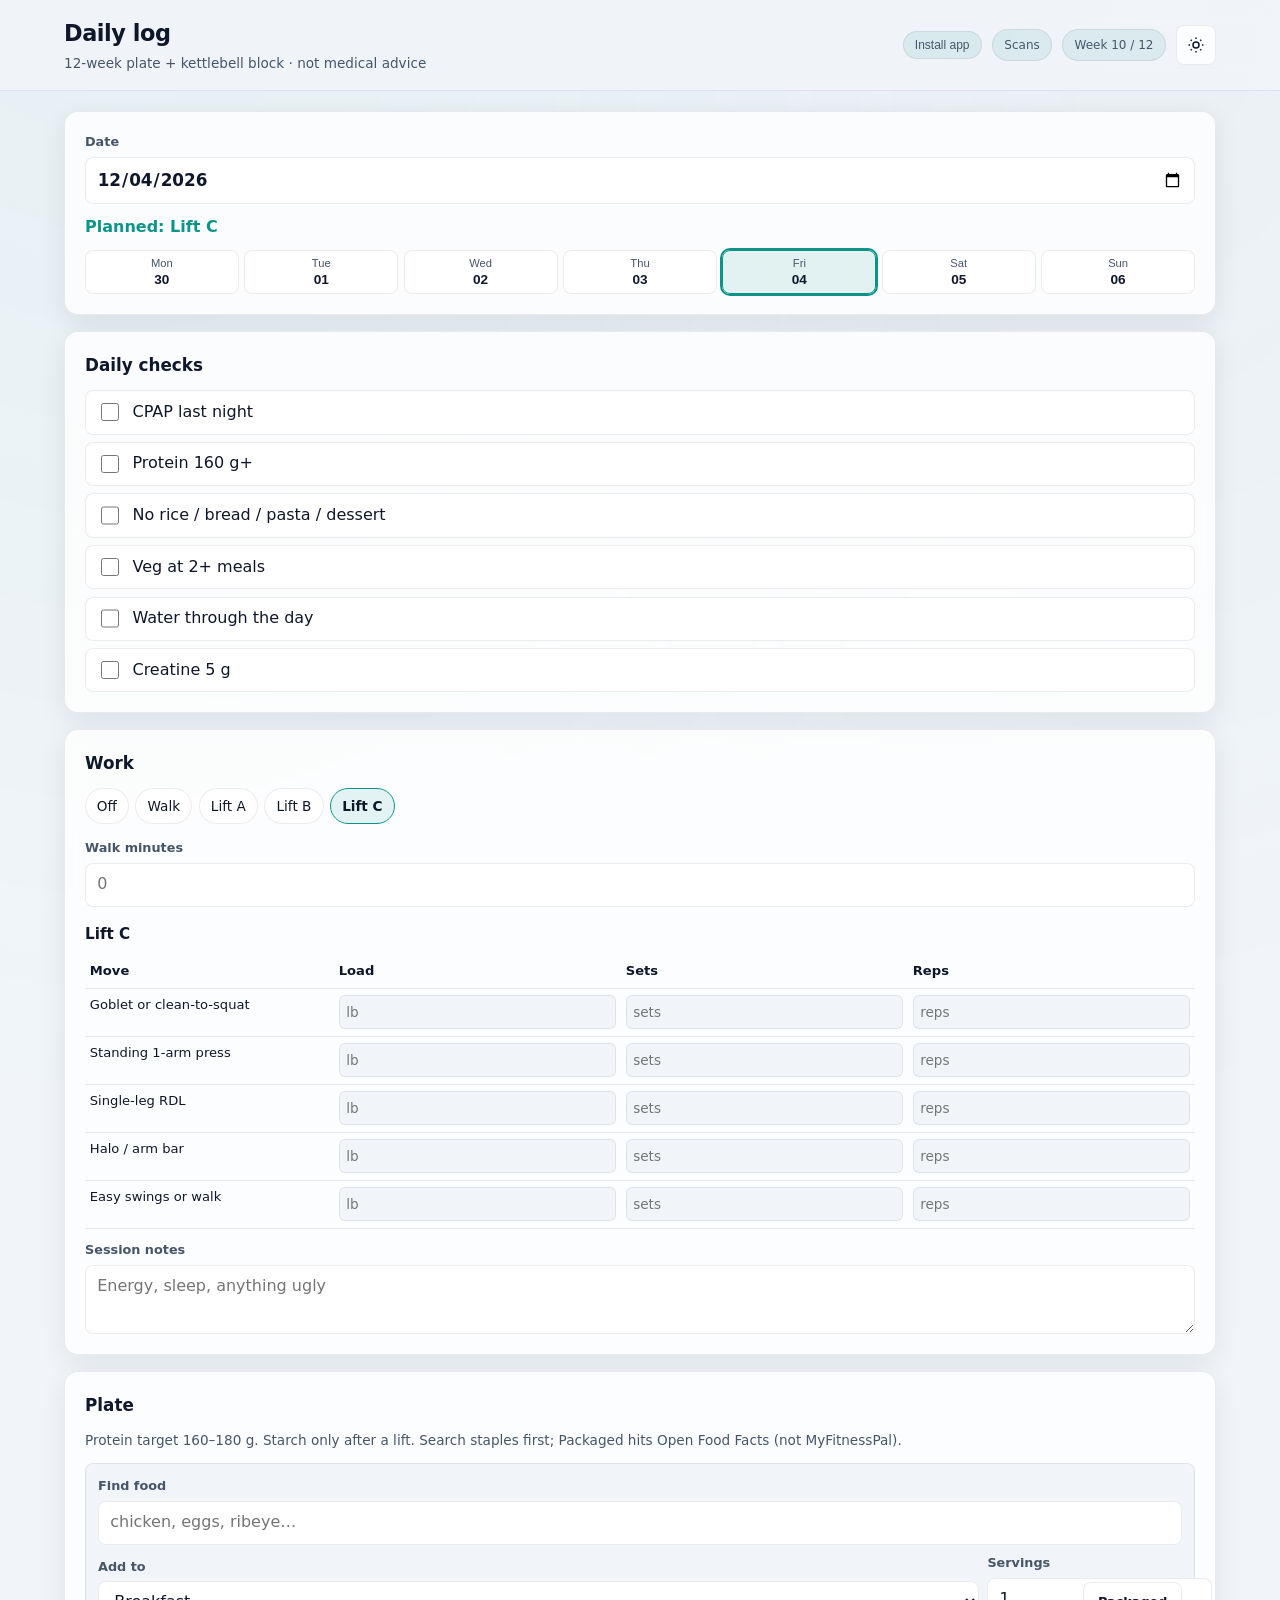
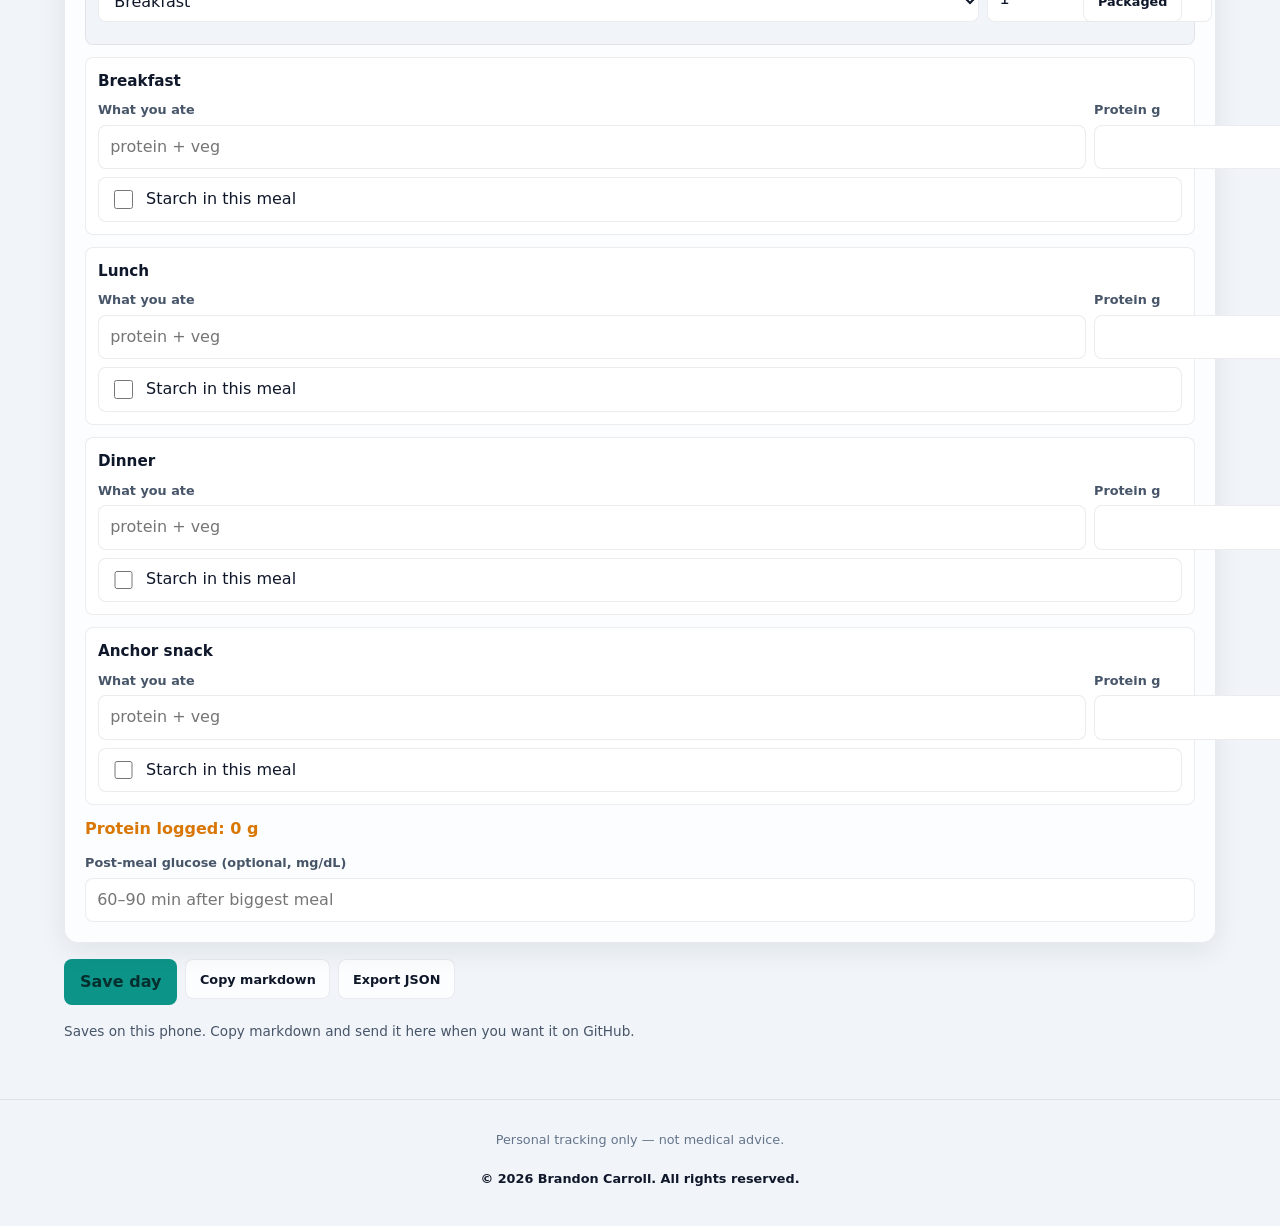
<file: docs/log.html>
<!DOCTYPE html>
<html lang="en" data-theme="dark">
<head>
  <meta charset="UTF-8" />
  <meta name="viewport" content="width=device-width, initial-scale=1" />
  <meta name="robots" content="noindex, nofollow, noarchive, nosnippet" />
  <meta name="color-scheme" content="dark light" />
  <meta name="theme-color" content="#042f2e" />
  <meta name="mobile-web-app-capable" content="yes" />
  <meta name="apple-mobile-web-app-capable" content="yes" />
  <meta name="apple-mobile-web-app-status-bar-style" content="black-translucent" />
  <meta name="apple-mobile-web-app-title" content="Health Log" />
  <title>Daily log · Brandon's Health Log</title>
  <link rel="manifest" href="manifest.webmanifest" />
  <link rel="icon" href="icon.svg" type="image/svg+xml" />
  <link rel="apple-touch-icon" href="icon.svg" />
  
  
  
  <link rel="stylesheet" href="styles.css" />
  <link rel="stylesheet" href="styles-part2.css" />
  <link rel="stylesheet" href="styles-part3.css" />
  <link rel="stylesheet" href="styles-part4.css" />
  <link rel="stylesheet" href="log.css" />
</head>
<body>
  <header class="site-header">
    <div class="wrap header-inner">
      <div class="brand">
        <h1>Daily log</h1>
        <span class="subtitle">12-week plate + kettlebell block · not medical advice</span>
      </div>
      <div class="header-actions">
        <button type="button" class="chip" id="installBtn" hidden>Install app</button>
        <a class="chip" href="./">Scans</a>
        <span class="chip" id="weekChip">Week —</span>
        <button type="button" class="theme-toggle" id="themeToggle" aria-label="Toggle theme">
          <svg class="icon-moon" width="18" height="18" viewBox="0 0 24 24" fill="none" stroke="currentColor" stroke-width="2"><path d="M21 14.5A8.5 8.5 0 1 1 9.5 3a7 7 0 0 0 11.5 11.5z"/></svg>
          <svg class="icon-sun" width="18" height="18" viewBox="0 0 24 24" fill="none" stroke="currentColor" stroke-width="2"><circle cx="12" cy="12" r="4"/><path d="M12 2v2M12 20v2M4.93 4.93l1.41 1.41M17.66 17.66l1.41 1.41M2 12h2M20 12h2M4.93 19.07l1.41-1.41M17.66 6.34l1.41-1.41"/></svg>
        </button>
      </div>
    </div>
  </header>
  <main class="wrap log-main">
    <section class="card card-pad log-datebar">
      <label class="log-date-label"><span>Date</span><input type="date" id="logDate" /></label>
      <p class="log-planned" id="plannedLabel">—</p>
      <div class="week-strip" id="weekStrip" aria-label="This week"></div>
    </section>
    <section class="card card-pad"><h2>Daily checks</h2><div class="check-grid" id="checkGrid"></div></section>
    <section class="card card-pad">
      <h2>Work</h2>
      <div class="work-type" id="workType"></div>
      <label class="field"><span>Walk minutes</span><input type="number" id="walkMin" min="0" max="180" inputmode="numeric" placeholder="0" /></label>
      <div id="liftBlock" hidden>
        <h3 id="liftTitle">Lifts</h3>
        <div class="table-wrap"><table class="lift-table"><thead><tr><th>Move</th><th>Load</th><th>Sets</th><th>Reps</th></tr></thead><tbody id="liftBody"></tbody></table></div>
      </div>
      <label class="field"><span>Session notes</span><textarea id="sessionNotes" rows="2" placeholder="Energy, sleep, anything ugly"></textarea></label>
    </section>
    <section class="card card-pad">
      <h2>Plate</h2>
      <p class="hint">Protein target 160–180 g. Starch only after a lift. Search staples first; Packaged hits Open Food Facts (not MyFitnessPal).</p>
      <div class="food-search">
        <label class="field" style="margin-top:0"><span>Find food</span>
          <input id="foodQuery" type="search" placeholder="chicken, eggs, ribeye…" autocomplete="off" />
        </label>
        <div class="food-search-row">
          <label class="field" style="margin:0"><span>Add to</span>
            <select id="foodMeal">
              <option value="breakfast">Breakfast</option>
              <option value="lunch">Lunch</option>
              <option value="dinner">Dinner</option>
              <option value="snack">Anchor snack</option>
            </select>
          </label>
          <label class="field" style="margin:0"><span>Servings</span>
            <input id="foodServings" type="number" min="0.25" step="0.25" value="1" inputmode="decimal" />
          </label>
          <button type="button" class="btn-export" id="foodPackagedBtn">Packaged</button>
        </div>
        <div id="foodResults" class="food-results"></div>
      </div>
      <div id="mealGrid"></div>
      <div class="protein-total" id="proteinTotal">Protein logged: 0 g</div>
      <label class="field"><span>Post-meal glucose (optional, mg/dL)</span><input type="number" id="glucose" min="50" max="300" inputmode="numeric" placeholder="60–90 min after biggest meal" /></label>
    </section>
    <section class="log-actions">
      <button type="button" class="btn-primary" id="saveBtn">Save day</button>
      <button type="button" class="btn-export" id="mdBtn">Copy markdown</button>
      <button type="button" class="btn-export" id="exportBtn">Export JSON</button>
    </section>
    <p class="hint" id="saveStatus">Saves on this phone. Copy markdown and send it here when you want it on GitHub.</p>
  </main>
  <footer class="site-footer"><div class="wrap footer-grid"><p>Personal tracking only — not medical advice.</p><p class="footer-copy">© 2026 Brandon Carroll. All rights reserved.</p></div></footer>
  <script src="log.js"></script>
  <script src="food.js"></script>
  <script src="pwa.js"></script>
</body>
</html>
</file>
<file: docs/styles.css>
/* Brandon's Health Log dashboard */:root {--bg: #0f1419;--bg-elevated: #1a222c;--bg-card: rgba(26, 34, 44, 0.72);--bg-card-solid: #1a222c;--border: rgba(148, 163, 184, 0.14);--border-strong: rgba(148, 163, 184, 0.28);--text: #e8edf2;--text-muted: #94a3b8;--text-subtle: #64748b;--accent: #5eead4;--accent-soft: rgba(94, 234, 212, 0.12);--accent-muted: #2dd4bf;--caution: #fbbf24;--caution-soft: rgba(251, 191, 36, 0.12);--risk: #f87171;--risk-soft: rgba(248, 113, 113, 0.12);--good: #5eead4;--good-soft: rgba(94, 234, 212, 0.12);--shadow: 0 8px 32px rgba(0, 0, 0, 0.35);--radius: 14px;--radius-sm: 8px;--font: system-ui, -apple-system, BlinkMacSystemFont, "Segoe UI", Roboto, "Helvetica Neue", Arial, sans-serif;--space: 1.25rem;--max: 72rem;--transition: 0.2s ease;--chart-grid: rgba(148, 163, 184, 0.12);--chart-text: #94a3b8;}[data-theme="light"] {--bg: #f1f5f9;--bg-elevated: #ffffff;--bg-card: rgba(255, 255, 255, 0.78);--bg-card-solid: #ffffff;--border: rgba(15, 23, 42, 0.08);--border-strong: rgba(15, 23, 42, 0.16);--text: #0f172a;--text-muted: #475569;--text-subtle: #64748b;--accent: #0d9488;--accent-soft: rgba(13, 148, 136, 0.1);--accent-muted: #0f766e;--caution: #d97706;--caution-soft: rgba(217, 119, 6, 0.1);--risk: #dc2626;--risk-soft: rgba(220, 38, 38, 0.1);--good: #0d9488;--good-soft: rgba(13, 148, 136, 0.1);--shadow: 0 8px 28px rgba(15, 23, 42, 0.08);--chart-grid: rgba(100, 116, 139, 0.18);--chart-text: #64748b;}@media (prefers-reduced-motion: reduce) {*,*::before,*::after {animation-duration: 0.01ms !important;animation-iteration-count: 1 !important;transition-duration: 0.01ms !important;scroll-behavior: auto !important;}}*,*::before,*::after {box-sizing: border-box;}html {scroll-behavior: smooth;}body {margin: 0;min-height: 100vh;font-family: var(--font);font-size: 1rem;line-height: 1.55;color: var(--text);background: var(--bg);background-image:radial-gradient(ellipse 80% 50% at 10% -10%, rgba(94, 234, 212, 0.06), transparent),radial-gradient(ellipse 60% 40% at 90% 0%, rgba(148, 163, 184, 0.04), transparent);-webkit-font-smoothing: antialiased;transition: background var(--transition), color var(--transition);}[data-theme="light"] body,body[data-theme="light"] {background-image:radial-gradient(ellipse 80% 50% at 10% -10%, rgba(13, 148, 136, 0.06), transparent),radial-gradient(ellipse 60% 40% at 90% 0%, rgba(100, 116, 139, 0.04), transparent);}a {color: var(--accent-muted);}.skip-link {position: absolute;left: -9999px;top: 0;z-index: 100;padding: 0.75rem 1rem;background: var(--accent);color: var(--bg);border-radius: var(--radius-sm);font-weight: 600;}.skip-link:focus {left: 1rem;top: 1rem;}.wrap {width: min(100% - 2rem, var(--max));margin-inline: auto;}/* Header */.site-header {position: sticky;top: 0;z-index: 50;backdrop-filter: blur(12px);-webkit-backdrop-filter: blur(12px);background: color-mix(in srgb, var(--bg) 85%, transparent);border-bottom: 1px solid var(--border);}.header-inner {display: flex;flex-wrap: wrap;align-items: center;justify-content: space-between;gap: 0.75rem 1.25rem;padding: 1rem 0;}.brand {display: flex;flex-direction: column;gap: 0.15rem;}.brand h1 {margin: 0;font-size: clamp(1.15rem, 2.5vw, 1.4rem);font-weight: 650;letter-spacing: -0.02em;}.brand .subtitle {font-size: 0.85rem;color: var(--text-muted);}.header-actions {display: flex;flex-wrap: wrap;align-items: center;gap: 0.65rem;}.chip {display: inline-flex;align-items: center;gap: 0.35rem;padding: 0.35rem 0.7rem;font-size: 0.75rem;font-weight: 500;border-radius: 999px;border: 1px solid var(--border);background: var(--accent-soft);color: var(--text-muted);}.chip.disclaimer {background: var(--caution-soft);border-color: color-mix(in srgb, var(--caution) 30%, var(--border));color: var(--text-muted);max-width: 16rem;white-space: nowrap;overflow: hidden;text-overflow: ellipsis;}@media (min-width: 640px) {.chip.disclaimer {max-width: none;white-space: normal;}}.theme-toggle {display: inline-flex;align-items: center;justify-content: center;width: 2.5rem;height: 2.5rem;padding: 0;border: 1px solid var(--border);border-radius: var(--radius-sm);background: var(--bg-card);color: var(--text);cursor: pointer;transition: border-color var(--transition), background var(--transition), transform var(--transition);}.theme-toggle:hover {border-color: var(--border-strong);background: var(--bg-elevated);}.theme-toggle:focus-visible {outline: 2px solid var(--accent);outline-offset: 2px;}.theme-toggle .icon-sun { display: none; }.theme-toggle .icon-moon { display: block; }[data-theme="light"] .theme-toggle .icon-sun { display: block; }[data-theme="light"] .theme-toggle .icon-moon { display: none; }/* Main */main {padding: 1.75rem 0 3rem;}.section {margin-bottom: 2.5rem;}
</file>
<file: docs/styles-part2.css>
.section-head {display: flex;flex-wrap: wrap;align-items: baseline;justify-content: space-between;gap: 0.5rem 1rem;margin-bottom: 1.1rem;}.section-head h2 {margin: 0;font-size: 1.15rem;font-weight: 600;letter-spacing: -0.015em;}.section-head .meta {font-size: 0.85rem;color: var(--text-subtle);}/* Cards */.card {background: var(--bg-card);border: 1px solid var(--border);border-radius: var(--radius);box-shadow: var(--shadow);backdrop-filter: blur(8px);-webkit-backdrop-filter: blur(8px);transition: border-color var(--transition), background var(--transition);}.card-pad {padding: var(--space);}.metric-grid {display: grid;grid-template-columns: repeat(auto-fill, minmax(9.5rem, 1fr));gap: 0.9rem;}@media (min-width: 640px) {.metric-grid {grid-template-columns: repeat(auto-fill, minmax(10.5rem, 1fr));gap: 1rem;}}.metric-card {display: flex;flex-direction: column;gap: 0.35rem;min-height: 7.5rem;}.metric-card .label {font-size: 0.75rem;font-weight: 500;text-transform: uppercase;letter-spacing: 0.04em;color: var(--text-subtle);}.metric-card .value {font-size: 1.65rem;font-weight: 650;letter-spacing: -0.03em;line-height: 1.15;font-variant-numeric: tabular-nums;}.metric-card .unit {font-size: 0.85rem;font-weight: 500;color: var(--text-muted);margin-left: 0.15rem;}.metric-card .delta {margin-top: auto;font-size: 0.8rem;font-weight: 500;font-variant-numeric: tabular-nums;}.delta.good { color: var(--good); }.delta.caution { color: var(--caution); }.delta.risk { color: var(--risk); }.delta.neutral { color: var(--text-muted); }.metric-card.band-good {border-color: color-mix(in srgb, var(--good) 35%, var(--border));background: linear-gradient(160deg, var(--good-soft), var(--bg-card));}.metric-card.band-caution {border-color: color-mix(in srgb, var(--caution) 35%, var(--border));background: linear-gradient(160deg, var(--caution-soft), var(--bg-card));}.metric-card.band-risk {border-color: color-mix(in srgb, var(--risk) 35%, var(--border));background: linear-gradient(160deg, var(--risk-soft), var(--bg-card));}/* Charts */.chart-grid {display: grid;grid-template-columns: 1fr;gap: 1rem;}@media (min-width: 720px) {.chart-grid {grid-template-columns: 1fr 1fr;}}.chart-card h3 {margin: 0 0 0.75rem;font-size: 0.9rem;font-weight: 600;color: var(--text-muted);}.chart-wrap {position: relative;height: 200px;width: 100%;}@media (min-width: 640px) {.chart-wrap {height: 220px;}}/* Timeline */.timeline {list-style: none;margin: 0;padding: 0;display: flex;flex-direction: column;gap: 0;position: relative;}.timeline::before {content: "";position: absolute;left: 0.55rem;top: 0.4rem;bottom: 0.4rem;width: 2px;background: var(--border-strong);}.timeline-item {position: relative;padding: 0 0 1.35rem 2rem;}.timeline-item:last-child {padding-bottom: 0;}.timeline-dot {position: absolute;left: 0.3rem;top: 0.35rem;width: 0.7rem;height: 0.7rem;border-radius: 50%;background: var(--accent);border: 2px solid var(--bg);box-shadow: 0 0 0 2px color-mix(in srgb, var(--accent) 50%, transparent);}.timeline-item.partial .timeline-dot {background: var(--caution);box-shadow: 0 0 0 2px color-mix(in srgb, var(--caution) 50%, transparent);}.timeline-date {font-size: 0.8rem;font-weight: 600;color: var(--accent-muted);margin-bottom: 0.2rem;}.timeline-label {font-weight: 600;margin-bottom: 0.35rem;}.timeline-body {font-size: 0.9rem;color: var(--text-muted);}.timeline-body ul {margin: 0.35rem 0 0;padding-left: 1.1rem;}.badge {display: inline-block;font-size: 0.65rem;font-weight: 600;text-transform: uppercase;letter-spacing: 0.04em;padding: 0.15rem 0.45rem;border-radius: 999px;background: var(--caution-soft);color: var(--caution);margin-left: 0.4rem;vertical-align: middle;}/* Goals & reference panels */.panel-grid {display: grid;grid-template-columns: 1fr;gap: 1rem;}@media (min-width: 720px) {.panel-grid {grid-template-columns: 1fr 1fr;}}.panel h3 {margin: 0 0 0.75rem;font-size: 0.95rem;font-weight: 600;}.goal-list {margin: 0;padding-left: 1.15rem;color: var(--text-muted);}.goal-list li {margin-bottom: 0.4rem;}.goal-list li::marker {color: var(--accent);}.note {margin-top: 1rem;padding: 0.75rem 0.9rem;font-size: 0.85rem;color: var(--text-muted);background: var(--caution-soft);border: 1px solid color-mix(in srgb, var(--caution) 25%, var(--border));border-radius: var(--radius-sm);}.ref-scale {display: flex;flex-direction: column;gap: 0.55rem;margin: 0;padding: 0;list-style: none;}.ref-scale li {display: flex;align-items: flex-start;gap: 0.65rem;font-size: 0.9rem;color: var(--text-muted);}.ref-swatch {flex-shrink: 0;width: 0.65rem;height: 0.65rem;margin-top: 0.35rem;border-radius: 50%;}
</file>
<file: docs/styles-part3.css>
.ref-swatch.good { background: var(--good); }.ref-swatch.caution { background: var(--caution); }.ref-swatch.risk { background: var(--risk); }.ref-note {margin: 0.85rem 0 0;font-size: 0.8rem;color: var(--text-subtle);}/* Extra metrics strip */.extra-grid {display: grid;grid-template-columns: repeat(auto-fill, minmax(7.5rem, 1fr));gap: 0.65rem;margin-top: 1rem;}.extra-item {padding: 0.65rem 0.75rem;border-radius: var(--radius-sm);border: 1px solid var(--border);background: color-mix(in srgb, var(--bg-elevated) 60%, transparent);}.extra-item .elabel {display: block;font-size: 0.7rem;color: var(--text-subtle);margin-bottom: 0.2rem;}.extra-item .eval {font-size: 0.95rem;font-weight: 600;font-variant-numeric: tabular-nums;}/* Footer */.site-footer {border-top: 1px solid var(--border);padding: 1.5rem 0 2rem;font-size: 0.8rem;color: var(--text-subtle);text-align: center;}.site-footer p {margin: 0.35rem 0;max-width: 40rem;margin-inline: auto;}.error-banner {padding: 1rem 1.25rem;margin-bottom: 1.5rem;border-radius: var(--radius);background: var(--risk-soft);border: 1px solid color-mix(in srgb, var(--risk) 40%, var(--border));color: var(--text);}.sr-only {position: absolute;width: 1px;height: 1px;padding: 0;margin: -1px;overflow: hidden;clip: rect(0, 0, 0, 0);white-space: nowrap;border: 0;}/* Legal / copyright */.legal-card p { margin: 0 0 0.75rem; color: var(--text-muted); line-height: 1.55; font-size: 0.95rem; }.legal-card p:last-child { margin-bottom: 0; }.legal-card strong { color: var(--text); }.footer-grid { display: grid; gap: 0.5rem; }.footer-copy { color: var(--text); font-weight: 600; margin: 0; }.footer-meta { margin: 0; color: var(--text-subtle); font-size: 0.85rem; }.site-footer { text-align: left; }/* v2: consistency, export, progress, pace, composition, compare, bands */.chip.consistency {background: var(--accent-soft);border-color: color-mix(in srgb, var(--accent) 30%, var(--border));color: var(--text-muted);white-space: nowrap;}.btn-export {display: inline-flex;align-items: center;height: 2.5rem;padding: 0 0.85rem;font-family: var(--font);font-size: 0.8rem;font-weight: 600;border: 1px solid var(--border);border-radius: var(--radius-sm);background: var(--bg-card);color: var(--text);cursor: pointer;transition: border-color var(--transition), background var(--transition);}.btn-export:hover {border-color: var(--border-strong);background: var(--bg-elevated);}.btn-export:focus-visible {outline: 2px solid var(--accent);outline-offset: 2px;}a.btn-export {text-decoration: none;}.metric-card .delta-stack {margin-top: auto;display: flex;flex-direction: column;gap: 0.12rem;}.metric-card .delta.secondary {font-size: 0.72rem;font-weight: 500;opacity: 0.92;}.metric-card { min-height: 8.25rem; }.panel-grid h3 {margin: 0 0 0.85rem;font-size: 0.95rem;font-weight: 600;}.progress-bars {display: flex;flex-direction: column;gap: 1.1rem;}.progress-item h4 {margin: 0 0 0.35rem;font-size: 0.85rem;font-weight: 600;}.progress-meta {display: flex;flex-wrap: wrap;justify-content: space-between;gap: 0.35rem 0.75rem;font-size: 0.78rem;color: var(--text-muted);margin-bottom: 0.4rem;}.progress-track {height: 0.65rem;border-radius: 999px;background: color-mix(in srgb, var(--bg-elevated) 80%, var(--border));overflow: hidden;border: 1px solid var(--border);}.progress-fill {height: 100%;border-radius: 999px;background: linear-gradient(90deg, var(--accent-muted), var(--accent));min-width: 0;}.progress-fill.good {background: linear-gradient(90deg, var(--good), var(--accent));}.progress-fill.caution {background: linear-gradient(90deg, var(--caution), color-mix(in srgb, var(--caution) 70%, var(--accent)));}.progress-fill.risk {background: linear-gradient(90deg, var(--risk), var(--caution));}.progress-sub {margin: 0.35rem 0 0;font-size: 0.75rem;color: var(--text-subtle);}.pace-content {display: flex;flex-direction: column;gap: 0.85rem;font-size: 0.9rem;color: var(--text-muted);}.pace-row { display: flex; flex-direction: column; gap: 0.2rem; }.pace-row strong { color: var(--text); font-weight: 600; }.pace-detail { font-size: 0.82rem; color: var(--text-subtle); }.pace-caveat {margin: 1rem 0 0;padding: 0.65rem 0.8rem;font-size: 0.78rem;color: var(--text-muted);background: var(--caution-soft);border: 1px solid color-mix(in srgb, var(--caution) 25%, var(--border));border-radius: var(--radius-sm);line-height: 1.45;}.chart-wrap-doughnut {height: 220px;max-width: 260px;margin-inline: auto;}.comp-legend {list-style: none;margin: 0.85rem 0 0;padding: 0;display: flex;flex-direction: column;gap: 0.4rem;}.comp-legend li {display: flex;align-items: center;justify-content: space-between;gap: 0.75rem;font-size: 0.85rem;color: var(--text-muted);}.comp-legend .left { display: flex; align-items: center; }
</file>
<file: docs/styles-part4.css>
.comp-legend .swatch {
  width: 0.6rem;
  height: 0.6rem;
  border-radius: 50%;
  flex-shrink: 0;
  margin-right: 0.45rem;
}
.comp-legend .right {
  font-weight: 600;
  font-variant-numeric: tabular-nums;
  color: var(--text);
}
.compare-controls {
  display: flex;
  flex-wrap: wrap;
  gap: 0.75rem 1rem;
  margin-bottom: 1rem;
}
.compare-label {
  display: flex;
  flex-direction: column;
  gap: 0.3rem;
  font-size: 0.75rem;
  font-weight: 500;
  color: var(--text-subtle);
  text-transform: uppercase;
  letter-spacing: 0.04em;
  flex: 1;
  min-width: 8rem;
}
.compare-label select {
  font-family: var(--font);
  font-size: 0.9rem;
  font-weight: 500;
  text-transform: none;
  letter-spacing: 0;
  color: var(--text);
  background: var(--bg-elevated);
  border: 1px solid var(--border);
  border-radius: var(--radius-sm);
  padding: 0.45rem 0.6rem;
  cursor: pointer;
}
.compare-label select:focus-visible {
  outline: 2px solid var(--accent);
  outline-offset: 2px;
}
.table-wrap { overflow-x: auto; -webkit-overflow-scrolling: touch; }
.compare-table {
  width: 100%;
  border-collapse: collapse;
  font-size: 0.85rem;
  font-variant-numeric: tabular-nums;
}
.compare-table th,
.compare-table td {
  text-align: left;
  padding: 0.5rem 0.55rem;
  border-bottom: 1px solid var(--border);
}
.compare-table th {
  font-size: 0.72rem;
  font-weight: 600;
  text-transform: uppercase;
  letter-spacing: 0.04em;
  color: var(--text-subtle);
}
.compare-table td { color: var(--text-muted); }
.compare-table td.delta-cell.good { color: var(--good); font-weight: 600; }
.compare-table td.delta-cell.caution { color: var(--caution); font-weight: 600; }
.compare-table td.delta-cell.neutral { color: var(--text-muted); }
.compare-table td.na { color: var(--text-subtle); font-style: italic; }
.chart-band-note {
  margin: -0.35rem 0 0.55rem;
  font-size: 0.72rem;
  color: var(--text-subtle);
}
.chart-card-wide { grid-column: 1 / -1; }
.chart-wrap-tall { height: 280px; }
@media (min-width: 640px) {
  .chart-wrap-tall { height: 320px; }
}
@media (max-width: 639px) {
  .header-actions .chip.disclaimer { display: none; }
  .header-actions .btn-export {
    min-height: 2.75rem;
    height: auto;
    padding-inline: 0.95rem;
  }
}

.delta-cell { font-variant-numeric: tabular-nums; font-weight: 600; }
.delta-cell.good, .delta.good { color: var(--good); }
.delta-cell.caution, .delta.caution { color: var(--caution); }
.delta-cell.risk, .delta.risk { color: var(--risk); }
.delta-cell.neutral, .delta.neutral, .delta.na, .na { color: var(--text-muted); }
.delta.secondary { font-size: 0.72rem; opacity: 0.92; }
.delta.lost { color: var(--good); }
.badge {
  display: inline-block;
  margin-left: 0.4rem;
  padding: 0.1rem 0.45rem;
  font-size: 0.65rem;
  font-weight: 600;
  text-transform: uppercase;
  letter-spacing: 0.04em;
  border-radius: 999px;
  background: var(--caution-soft);
  color: var(--caution);
  vertical-align: middle;
}
.swatch, .ref-swatch {
  width: 0.6rem;
  height: 0.6rem;
  border-radius: 50%;
  display: inline-block;
  flex-shrink: 0;
}
.progress-item h4 { margin: 0 0 0.35rem; font-size: 0.85rem; font-weight: 600; }
.pace-row { display: flex; flex-direction: column; gap: 0.2rem; }
.pace-row strong { color: var(--text); font-weight: 600; }
.pace-goal { display: flex; flex-direction: column; gap: 0.55rem; }
.pace-goal h4 {
  margin: 0;
  font-size: 0.95rem;
  font-weight: 650;
  color: var(--text);
}
.pace-goal .pace-kicker {
  margin: 0;
  font-size: 0.78rem;
  line-height: 1.45;
  color: var(--text-subtle);
}
.pace-goal .pace-detail {
  color: var(--text-muted);
  font-size: 0.88rem;
  line-height: 1.45;
}
.pace-stall {
  margin: 0;
  padding: 0.7rem 0.8rem;
  border: 1px solid var(--border);
  border-radius: var(--radius-sm);
  background: color-mix(in srgb, var(--bg-elevated) 72%, transparent);
  color: var(--text);
  font-size: 0.88rem;
  line-height: 1.45;
}

.trends-controls {
  display: flex;
  flex-wrap: wrap;
  align-items: center;
  justify-content: flex-end;
  gap: 0.55rem 1rem;
  margin-left: auto;
}
.range-toggle {
  display: inline-flex;
  border: 1px solid var(--border);
  border-radius: 999px;
  overflow: hidden;
  background: var(--bg-elevated);
}
.range-btn {
  font-family: var(--font);
  font-size: 0.72rem;
  font-weight: 600;
  letter-spacing: 0.02em;
  padding: 0.35rem 0.7rem;
  border: 0;
  background: transparent;
  color: var(--text-muted);
  cursor: pointer;
}
.range-btn + .range-btn { border-left: 1px solid var(--border); }
.range-btn[aria-pressed="true"] {
  background: var(--accent-soft);
  color: var(--text);
}
.range-btn:focus-visible {
  outline: 2px solid var(--accent);
  outline-offset: 2px;
  z-index: 1;
}
.metric-card .value.is-empty {
  font-size: 1.05rem;
  font-weight: 600;
  letter-spacing: -0.015em;
  color: var(--text-muted);
}

.what-moved { margin-top: 1rem; }
.what-moved h3 {
  margin: 0 0 0.3rem;
  font-size: 0.95rem;
  font-weight: 600;
}
.what-moved .moved-dates {
  margin: 0 0 0.75rem;
  font-size: 0.8rem;
  color: var(--text-subtle);
}
.moved-grid {
  display: grid;
  grid-template-columns: repeat(auto-fill, minmax(8.5rem, 1fr));
  gap: 0.65rem;
}
.moved-item {
  display: flex;
  flex-direction: column;
  gap: 0.15rem;
  padding: 0.65rem 0.75rem;
  border-radius: var(--radius-sm);
  border: 1px solid var(--border);
  background: color-mix(in srgb, var(--bg-elevated) 60%, transparent);
}
.moved-item .mlabel {
  font-size: 0.7rem;
  font-weight: 500;
  text-transform: uppercase;
  letter-spacing: 0.04em;
  color: var(--text-subtle);
}
.moved-item .mvalue {
  margin-top: 0;
  font-size: 1.15rem;
  font-weight: 650;
  letter-spacing: -0.02em;
}
.moved-item .mdetail {
  font-size: 0.75rem;
  color: var(--text-subtle);
  font-variant-numeric: tabular-nums;
}
.what-moved .moved-caveat {
  margin: 0.75rem 0 0;
  font-size: 0.75rem;
  color: var(--text-subtle);
}

.lean-decline:not([hidden]) {
  margin: 0 0 1rem;
  padding: 1rem 1.15rem;
  border-radius: var(--radius);
  border: 1px solid color-mix(in srgb, var(--caution) 48%, var(--border));
  background: var(--caution-soft);
}
.lean-decline h3 {
  margin: 0;
  font-size: 0.95rem;
  font-weight: 650;
  color: var(--caution);
}
.lean-decline p {
  margin: 0.4rem 0 0;
  font-size: 0.88rem;
  color: var(--text);
}
.lean-decline .lean-values {
  font-variant-numeric: tabular-nums;
  font-weight: 600;
}
.lean-decline .lean-note {
  font-size: 0.75rem;
  color: var(--text-muted);
}

.scan-time-note {
  margin: -0.35rem 0 1rem;
  max-width: 46rem;
  font-size: 0.85rem;
  line-height: 1.45;
  color: var(--text-muted);
}
.trend-method {
  margin: -0.35rem 0 1rem;
  max-width: 52rem;
}
.loss-window h3 {
  margin: 0 0 0.3rem;
  font-size: 0.95rem;
  font-weight: 600;
}
.loss-window .loss-dates {
  margin: 0 0 0.75rem;
  font-size: 0.8rem;
  color: var(--text-subtle);
}
.loss-window .loss-split,
.loss-window .loss-flag {
  margin: 0.75rem 0 0;
  font-size: 0.88rem;
  line-height: 1.45;
  color: var(--text);
}
.loss-window .loss-note {
  margin: 0.55rem 0 0;
  font-size: 0.75rem;
  line-height: 1.4;
  color: var(--text-subtle);
}
.loss-window.is-caution {
  border-color: color-mix(in srgb, var(--caution) 48%, var(--border));
  background: var(--caution-soft);
}
.loss-window.is-caution .loss-flag {
  color: var(--caution);
  font-weight: 650;
}

.device-bar {
  display: flex;
  flex-wrap: wrap;
  align-items: flex-start;
  gap: 0.75rem 1.25rem;
  margin: -0.15rem 0 1rem;
}
.device-toggle {
  display: inline-flex;
  flex-shrink: 0;
  border: 1px solid var(--border);
  border-radius: 999px;
  overflow: hidden;
  background: var(--bg-elevated);
}
.device-btn {
  font-family: var(--font);
  font-size: 0.75rem;
  font-weight: 650;
  letter-spacing: 0.01em;
  padding: 0.4rem 0.85rem;
  border: 0;
  background: transparent;
  color: var(--text-muted);
  cursor: pointer;
}
.device-btn + .device-btn { border-left: 1px solid var(--border); }
.device-btn[aria-pressed="true"] {
  background: var(--accent-soft);
  color: var(--text);
}
.device-btn:focus-visible {
  outline: 2px solid var(--accent);
  outline-offset: 2px;
  z-index: 1;
}
.device-note,
.device-gap {
  margin: 0;
  max-width: 46rem;
  font-size: 0.85rem;
  line-height: 1.45;
  color: var(--text-muted);
}
.device-gap { margin: 0 0 0.9rem; }
.chart-wrap.is-empty {
  height: auto;
  min-height: 0;
}
.chart-empty {
  margin: 0;
  font-size: 0.88rem;
  line-height: 1.45;
  color: var(--text-muted);
}
.segmental-block {
  margin-top: 1rem;
}
.segmental-block h3 {
  margin: 0 0 0.35rem;
  font-size: 0.95rem;
  font-weight: 600;
}
.segmental-grid {
  display: grid;
  grid-template-columns: repeat(auto-fill, minmax(10.5rem, 1fr));
  gap: 0.65rem;
  margin-top: 0.65rem;
}
.bia-context {
  margin-top: 1.15rem;
  display: flex;
  flex-direction: column;
  gap: 1.25rem;
}
.bia-context h3 {
  margin: 0 0 0.35rem;
  font-size: 0.95rem;
  font-weight: 600;
}
.bia-split {
  display: grid;
  grid-template-columns: 1fr;
  gap: 0.9rem;
  align-items: stretch;
}
.balance-grid {
  grid-template-columns: repeat(auto-fill, minmax(14rem, 1fr));
}
@media (min-width: 720px) {
  .bia-split {
    grid-template-columns: minmax(13.5rem, 18rem) minmax(0, 1fr);
  }
  .bia-split.bia-split-card {
    grid-template-columns: minmax(11rem, 16rem);
  }
}
.bia-split .metric-card {
  height: 100%;
}
.chart-wrap-compact {
  height: 168px;
}
@media (min-width: 640px) {
  .chart-wrap-compact { height: 188px; }
}
.bia-caption {
  margin: 0.7rem 0 0;
  max-width: 46rem;
  font-size: 0.85rem;
  line-height: 1.45;
  color: var(--text-muted);
}
.balance-sub {
  display: block;
  margin-top: 0.2rem;
  font-size: 0.75rem;
  font-weight: 500;
  line-height: 1.35;
  color: var(--text-muted);
  font-variant-numeric: tabular-nums;
}
.metric-card.band-outside {
  border-color: color-mix(in srgb, var(--text-muted) 55%, var(--border));
  background: linear-gradient(
    160deg,
    color-mix(in srgb, var(--text-muted) 16%, transparent),
    var(--bg-card)
  );
}
.timeline-item.device-switch .timeline-label {
  color: var(--caution);
}
.timeline-device {
  display: inline-block;
  margin-left: 0.4rem;
  padding: 0.05rem 0.4rem;
  border-radius: 999px;
  border: 1px solid var(--border);
  font-size: 0.68rem;
  font-weight: 650;
  letter-spacing: 0.02em;
  color: var(--text-muted);
  vertical-align: 0.05em;
}

.lab-provider {
  margin: -0.35rem 0 1rem;
  font-size: 0.85rem;
  color: var(--text-muted);
}
.lab-empty p { margin: 0; }
.lab-group { margin-bottom: 1.15rem; }
.lab-group-title {
  margin: 0 0 0.55rem;
  font-size: 0.78rem;
  font-weight: 650;
  letter-spacing: 0.06em;
  text-transform: uppercase;
  color: var(--text-muted);
}
.lab-grid {
  display: grid;
  grid-template-columns: repeat(auto-fill, minmax(16.5rem, 1fr));
  gap: 0.9rem;
  align-items: start;
}
.lab-card {
  display: flex;
  flex-direction: column;
  gap: 0.35rem;
  min-height: 0;
}
.lab-card-top {
  display: flex;
  align-items: flex-start;
  justify-content: space-between;
  gap: 0.5rem;
}
.lab-card h3 {
  margin: 0;
  font-size: 0.75rem;
  font-weight: 600;
  letter-spacing: 0.04em;
  text-transform: uppercase;
  color: var(--text-subtle);
}
.lab-status {
  margin: 0;
  flex-shrink: 0;
  padding: 0.12rem 0.5rem;
  border-radius: 999px;
  border: 1px solid var(--border);
  font-size: 0.68rem;
  font-weight: 650;
  letter-spacing: 0.03em;
  text-transform: uppercase;
  color: var(--text-muted);
}
.lab-status.is-in {
  background: var(--good-soft);
  color: var(--accent-muted);
  border-color: color-mix(in srgb, var(--good) 40%, var(--border));
}
.lab-status.is-out {
  background: var(--caution-soft);
  color: var(--caution);
  border-color: color-mix(in srgb, var(--caution) 40%, var(--border));
}
.lab-value {
  font-size: 1.65rem;
  font-weight: 650;
  letter-spacing: -0.03em;
  line-height: 1.15;
  font-variant-numeric: tabular-nums;
}
.lab-value .unit {
  font-size: 0.85rem;
  font-weight: 500;
  color: var(--text-muted);
  margin-left: 0.2rem;
}
.lab-meta,
.lab-delta,
.lab-range,
.lab-draws {
  margin: 0;
  font-size: 0.8rem;
  color: var(--text-muted);
  font-variant-numeric: tabular-nums;
}
.lab-general {
  margin: 0.15rem 0 0;
  font-size: 0.75rem;
  line-height: 1.4;
  color: var(--text-subtle);
}
.lab-spark-wrap { margin-top: 0.1rem; }
.lab-spark {
  display: block;
  width: 6.5rem;
  height: 1.85rem;
}
.lab-spark polyline {
  fill: none;
  stroke: var(--accent);
  stroke-width: 1.75;
  stroke-linecap: round;
  stroke-linejoin: round;
}
.lab-spark circle {
  fill: var(--accent);
  stroke: var(--bg);
  stroke-width: 1.25;
}
.lab-spark-wide {
  width: min(100%, 14rem);
  height: 2.5rem;
}
.lab-spark-caption {
  margin: 0.1rem 0 0;
  font-size: 0.72rem;
  color: var(--text-subtle);
  font-variant-numeric: tabular-nums;
}
.lab-flag {
  margin: 0;
  font-size: 0.75rem;
  font-weight: 650;
  color: var(--caution);
}
.lab-notes ul {
  margin: 0.15rem 0 0.2rem;
  padding-left: 1.15rem;
}
.lab-notes li {
  margin: 0.28rem 0;
  font-size: 0.85rem;
  color: var(--text-muted);
}
.lab-note-date {
  color: var(--text);
  font-weight: 650;
  font-variant-numeric: tabular-nums;
}
.lab-history {
  margin-top: 0.35rem;
  border: 1px solid var(--border);
  border-radius: var(--radius);
  background: var(--bg-card);
  padding: 0.85rem 1rem 1rem;
}
.lab-history > summary {
  cursor: pointer;
  font-weight: 650;
}
.lab-filter {
  width: min(100%, 18rem);
  margin: 0.75rem 0 0.35rem;
  padding: 0.45rem 0.65rem;
  border-radius: var(--radius-sm);
  border: 1px solid var(--border-strong);
  background: var(--bg);
  color: var(--text);
  font: inherit;
  font-size: 0.9rem;
}
.lab-filter:focus-visible {
  outline: 2px solid var(--accent);
  outline-offset: 2px;
}
.lab-history-label {
  margin: 0.85rem 0 0.2rem;
  font-size: 0.72rem;
  font-weight: 650;
  letter-spacing: 0.05em;
  text-transform: uppercase;
  color: var(--text-subtle);
}
.lab-marker-history {
  border-top: 1px solid var(--border);
  padding: 0.4rem 0;
}
.lab-marker-history > summary {
  display: flex;
  justify-content: space-between;
  gap: 0.75rem;
  align-items: baseline;
  cursor: pointer;
  font-size: 0.9rem;
}
.lab-hist-name { font-weight: 650; }
.lab-hist-latest {
  color: var(--text-muted);
  font-weight: 500;
  font-variant-numeric: tabular-nums;
  text-align: right;
}
.lab-hist-table {
  width: 100%;
  border-collapse: collapse;
  font-size: 0.8rem;
  margin: 0.35rem 0 0.45rem;
}
.lab-hist-table th,
.lab-hist-table td {
  text-align: left;
  padding: 0.28rem 0.45rem;
  border-bottom: 1px solid var(--border);
  font-variant-numeric: tabular-nums;
  vertical-align: top;
}
.lab-hist-table th {
  color: var(--text-subtle);
  font-weight: 650;
  font-size: 0.72rem;
  letter-spacing: 0.03em;
}
.lab-filter-empty {
  margin: 0.4rem 0 0;
  color: var(--text-muted);
  font-size: 0.85rem;
}
.lab-draws { margin-top: 0.85rem; }
@media (max-width: 640px) {
  .lab-marker-history > summary { flex-direction: column; gap: 0.1rem; }
  .lab-hist-latest { text-align: left; }
}

/* Print-only clinic sheet. Hidden on screen. */
.print-report { display: none; }

@media print {
  @page { margin: 0.45in 0.5in; size: letter; }

  :root,
  [data-theme="dark"],
  [data-theme="light"] {
    color-scheme: light;
    --bg: #ffffff;
    --bg-elevated: #ffffff;
    --bg-card: #ffffff;
    --bg-card-solid: #ffffff;
    --border: #d1d5db;
    --border-strong: #9ca3af;
    --text: #111827;
    --text-muted: #1f2937;
    --text-subtle: #374151;
    --accent: #0f766e;
    --accent-soft: transparent;
    --accent-muted: #0f766e;
    --caution: #92400e;
    --caution-soft: transparent;
    --risk: #991b1b;
    --good: #0f766e;
    --good-soft: transparent;
    --shadow: none;
    --chart-grid: rgba(55, 65, 81, 0.28);
    --chart-text: #374151;
  }

  html, body {
    background: #fff !important;
    background-image: none !important;
    color: #111827 !important;
    -webkit-print-color-adjust: exact;
    print-color-adjust: exact;
  }

  .skip-link,
  #installBtn,
  #exportCsv,
  #printReportBtn,
  #workoutsLink,
  #themeToggle,
  .header-actions a.chip,
  .device-toggle,
  .device-bar,
  .range-toggle,
  .compare-controls,
  #comparePanel,
  #whatMoved,
  #scanTimeNote,
  #lossQualitySection,
  #metricCards,
  #extraMetrics,
  #biaContext,
  section:has(#progress-heading),
  section:has(#timeline-heading),
  section:has(#goals-heading),
  #labsSection,
  #fuelSection,
  #liftsSection,
  #programSection,
  .trend-method {
    display: none !important;
  }

  .site-header {
    position: static;
    background: #fff !important;
    border-bottom: 1px solid #d1d5db;
    box-shadow: none;
    backdrop-filter: none;
    -webkit-backdrop-filter: none;
  }
  .header-inner { padding: 0 0 0.35rem; }
  .chip.disclaimer {
    max-width: none;
    white-space: normal;
    overflow: visible;
    background: transparent;
  }

  a { color: inherit; text-decoration: none; }
  main { padding: 0.4rem 0 0; }
  .wrap { width: 100%; }
  .section { margin-bottom: 0.55rem; }
  .section-head { margin-bottom: 0.35rem; }
  .section-head h2 { font-size: 0.95rem; }

  .card,
  .extra-item,
  .site-footer,
  .legal-card {
    background: #fff !important;
    box-shadow: none !important;
    backdrop-filter: none !important;
    -webkit-backdrop-filter: none !important;
  }
  .card,
  .chart-card,
  .extra-item,
  .legal-card,
  .print-report,
  .segmental-block,
  .bia-block,
  tr {
    break-inside: avoid;
    page-break-inside: avoid;
  }
  .card-pad { padding: 0.45rem 0.55rem; }

  .print-report {
    display: block !important;
    margin: 0 0 0.55rem;
  }
  .print-report h2 {
    margin: 0 0 0.1rem;
    font-size: 1.15rem;
    letter-spacing: -0.02em;
  }
  .print-report-meta {
    margin: 0 0 0.35rem;
    font-size: 0.82rem;
    color: #111827;
  }
  .print-report-table {
    width: 100%;
    border-collapse: collapse;
    font-size: 0.78rem;
    font-variant-numeric: tabular-nums;
  }
  .print-report-table th,
  .print-report-table td {
    text-align: left;
    padding: 0.16rem 0.4rem;
    border-bottom: 1px solid #d1d5db;
    color: #111827;
    background: #fff;
  }
  .print-report-table thead th {
    font-size: 0.66rem;
    font-weight: 650;
    text-transform: uppercase;
    letter-spacing: 0.03em;
    color: #374151;
  }
  .print-report-foot {
    margin: 0.28rem 0 0;
    font-size: 0.68rem;
    color: #374151;
  }

  .extra-grid,
  .segmental-block .extra-grid,
  .segmental-grid {
    grid-template-columns: repeat(4, minmax(0, 1fr));
    gap: 0.35rem;
    margin-top: 0.35rem;
  }
  .extra-item { padding: 0.3rem 0.4rem; }
  .extra-item .eval { font-size: 0.78rem; }

  .panel-grid {
    display: grid !important;
    grid-template-columns: 1fr !important;
    gap: 0.35rem !important;
  }
  .chart-grid {
    display: grid !important;
    grid-template-columns: 1fr 1fr 1fr !important;
    gap: 0.35rem !important;
  }
  section:has(#charts-heading) { break-before: page; page-break-before: always; }
  .chart-card-wide { grid-column: auto; }
  .chart-card .chart-band-note { display: none !important; }
  .segmental-block .chart-band-note {
    display: block !important;
    margin: 0 0 0.3rem;
    font-size: 0.68rem;
  }
  .chart-wrap,
  .chart-wrap-tall,
  .chart-wrap-compact {
    height: 104px !important;
    max-width: 100% !important;
    margin-inline: 0;
  }
  .chart-wrap-doughnut {
    height: 150px !important;
    max-width: 240px !important;
    margin-inline: auto;
  }
  .chart-card h3 { margin: 0 0 0.2rem; font-size: 0.72rem; }
  canvas, svg {
    max-width: 100% !important;
    break-inside: avoid;
    page-break-inside: avoid;
  }

  section:has(#legal-heading),
  .site-footer {
    break-inside: avoid;
    page-break-inside: avoid;
  }
  .site-footer { padding: 0.35rem 0 0; }
  .legal-card p { margin: 0.2rem 0; font-size: 0.68rem; line-height: 1.35; }
  section:has(#legal-heading) { margin-bottom: 0.25rem; }
  section:has(#legal-heading) .section-head { margin-bottom: 0.25rem; }
}
</file>
<file: docs/workouts/styles.css>
/* Workout tracker. Same tokens as the health-log dashboard, scoped to this app. */
:root {
  --bg: #0f1419;
  --bg-elevated: #1a222c;
  --bg-card: rgba(26, 34, 44, 0.72);
  --bg-card-solid: #1a222c;
  --border: rgba(148, 163, 184, 0.14);
  --border-strong: rgba(148, 163, 184, 0.28);
  --text: #e8edf2;
  --text-muted: #94a3b8;
  --text-subtle: #64748b;
  --accent: #5eead4;
  --accent-soft: rgba(94, 234, 212, 0.12);
  --accent-muted: #2dd4bf;
  --caution: #fbbf24;
  --caution-soft: rgba(251, 191, 36, 0.12);
  --risk: #f87171;
  --good: #5eead4;
  --shadow: 0 8px 32px rgba(0, 0, 0, 0.35);
  --radius: 14px;
  --radius-sm: 8px;
  --font: system-ui, -apple-system, BlinkMacSystemFont, "Segoe UI", Roboto, "Helvetica Neue", Arial, sans-serif;
  --space: 1.25rem;
  --max: 34rem;
  --transition: 0.2s ease;
}
[data-theme="light"] {
  --bg: #f1f5f9;
  --bg-elevated: #ffffff;
  --bg-card: rgba(255, 255, 255, 0.78);
  --bg-card-solid: #ffffff;
  --border: rgba(15, 23, 42, 0.08);
  --border-strong: rgba(15, 23, 42, 0.16);
  --text: #0f172a;
  --text-muted: #475569;
  --text-subtle: #64748b;
  --accent: #0d9488;
  --accent-soft: rgba(13, 148, 136, 0.1);
  --accent-muted: #0f766e;
  --caution: #d97706;
  --caution-soft: rgba(217, 119, 6, 0.1);
  --risk: #dc2626;
  --good: #0d9488;
  --shadow: 0 8px 28px rgba(15, 23, 42, 0.08);
}
@media (prefers-reduced-motion: reduce) {
  *, *::before, *::after {
    animation-duration: 0.01ms !important;
    animation-iteration-count: 1 !important;
    transition-duration: 0.01ms !important;
    scroll-behavior: auto !important;
  }
}
*, *::before, *::after { box-sizing: border-box; }
html { scroll-behavior: smooth; }
body {
  margin: 0;
  min-height: 100vh;
  font-family: var(--font);
  font-size: 1rem;
  line-height: 1.5;
  color: var(--text);
  background: var(--bg);
  background-image:
    radial-gradient(ellipse 80% 50% at 10% -10%, rgba(94, 234, 212, 0.06), transparent),
    radial-gradient(ellipse 60% 40% at 90% 0%, rgba(148, 163, 184, 0.04), transparent);
  -webkit-font-smoothing: antialiased;
  padding-bottom: calc(6.5rem + env(safe-area-inset-bottom));
}
body.resting { padding-bottom: calc(12rem + env(safe-area-inset-bottom)); }
[data-theme="light"] body {
  background-image:
    radial-gradient(ellipse 80% 50% at 10% -10%, rgba(13, 148, 136, 0.06), transparent),
    radial-gradient(ellipse 60% 40% at 90% 0%, rgba(100, 116, 139, 0.04), transparent);
}
a { color: var(--accent-muted); }
button, input, select { font: inherit; color: inherit; }
.skip-link {
  position: absolute;
  left: -9999px;
  top: 0;
  z-index: 100;
  padding: 0.75rem 1rem;
  background: var(--accent);
  color: #042f2e;
  border-radius: var(--radius-sm);
  font-weight: 600;
}
.skip-link:focus { left: 1rem; top: 1rem; }
.wrap { width: min(100% - 1.25rem, var(--max)); margin-inline: auto; }
.site-header {
  position: sticky;
  top: 0;
  z-index: 30;
  backdrop-filter: blur(12px);
  -webkit-backdrop-filter: blur(12px);
  background: color-mix(in srgb, var(--bg) 88%, transparent);
  border-bottom: 1px solid var(--border);
}
.header-inner {
  display: flex;
  align-items: center;
  justify-content: space-between;
  gap: 0.75rem;
  padding: 0.85rem 0;
}
.brand h1 {
  margin: 0;
  font-size: 1.2rem;
  font-weight: 650;
  letter-spacing: -0.02em;
}
.brand .subtitle { font-size: 0.8rem; color: var(--text-muted); }
.header-actions { display: flex; align-items: center; gap: 0.45rem; }
.chip, .theme-toggle, .icon-btn {
  display: inline-flex;
  align-items: center;
  justify-content: center;
  min-height: 2.5rem;
  padding: 0.35rem 0.7rem;
  border-radius: 999px;
  border: 1px solid var(--border);
  background: var(--accent-soft);
  color: var(--text-muted);
  text-decoration: none;
  font-size: 0.78rem;
  font-weight: 600;
}
.theme-toggle, .icon-btn {
  width: 2.5rem;
  padding: 0;
  border-radius: var(--radius-sm);
  background: var(--bg-card);
  color: var(--text);
  cursor: pointer;
}
.theme-toggle .icon-sun { display: none; }
[data-theme="light"] .theme-toggle .icon-sun { display: block; }
[data-theme="light"] .theme-toggle .icon-moon { display: none; }
main { padding: 1rem 0 1.5rem; display: grid; gap: 0.85rem; }
.card {
  background: var(--bg-card);
  border: 1px solid var(--border);
  border-radius: var(--radius);
  box-shadow: var(--shadow);
}
.card-pad { padding: 1rem; }
h2 { margin: 0 0 0.35rem; font-size: 1.05rem; }
h3 { margin: 0; font-size: 1rem; }
.hint, .meta-line { margin: 0.35rem 0 0; color: var(--text-muted); font-size: 0.85rem; }
.suggest { margin: 0.45rem 0 0; color: var(--accent-muted); font-weight: 650; white-space: pre-line; }
.last-line { margin: 0.35rem 0 0; font-size: 0.9rem; }
.banner {
  margin: 0.75rem 0 0;
  padding: 0.65rem 0.75rem;
  border-radius: var(--radius-sm);
  background: var(--caution-soft);
  border: 1px solid color-mix(in srgb, var(--caution) 35%, var(--border));
}
.field { display: grid; gap: 0.3rem; font-size: 0.8rem; color: var(--text-muted); font-weight: 600; }
.field input, .field textarea {
  font-size: 1rem;
  font-weight: 500;
  color: var(--text);
  min-height: 2.75rem;
  padding: 0.55rem 0.7rem;
  border-radius: var(--radius-sm);
  border: 1px solid var(--border);
  background: var(--bg-elevated);
  width: 100%;
}
.day-row, .bells { display: flex; flex-wrap: wrap; gap: 0.4rem; }
.day-row { margin-top: 0.8rem; }
.day-row button, .bells button, .btn, .done-btn, .warmup-btn, .tabbar button, .rest-actions button {
  font: inherit;
  cursor: pointer;
  border-radius: var(--radius-sm);
  border: 1px solid var(--border);
  background: var(--bg-elevated);
  color: var(--text);
}
.day-row button {
  flex: 1 1 30%;
  min-height: 2.75rem;
  padding: 0.4rem 0.5rem;
  border-radius: 999px;
  font-size: 0.92rem;
}
.day-row button[aria-pressed="true"], .bells button[aria-pressed="true"], .done-btn[aria-pressed="true"] {
  background: var(--accent-soft);
  border-color: var(--accent);
  font-weight: 700;
}
.day-row button small, .ex-note { display: block; font-weight: 500; color: var(--text-muted); font-size: 0.75rem; }
.ex-head { display: flex; justify-content: space-between; gap: 0.5rem; align-items: baseline; }
.ex-note { margin: 0.25rem 0 0.6rem; }
.set-block { margin-top: 0.85rem; }
.set-block-label { font-size: 0.75rem; font-weight: 700; letter-spacing: 0.04em; text-transform: uppercase; color: var(--text-subtle); }
.set-row {
  display: grid;
  grid-template-columns: 3.4rem minmax(0, 1fr) minmax(0, 1fr) auto;
  gap: 0.35rem 0.4rem;
  align-items: center;
  margin-top: 0.4rem;
}
.set-row.hold { grid-template-columns: 3.4rem minmax(0, 1fr) auto; }
.set-side { font-size: 0.82rem; font-weight: 650; }
.set-row input {
  width: 100%;
  min-width: 0;
  min-height: 2.75rem;
  font-size: 1rem;
  padding: 0.4rem 0.5rem;
  border-radius: var(--radius-sm);
  border: 1px solid var(--border);
  background: var(--bg);
  color: var(--text);
}
.bells { grid-column: 2 / 4; }
.bells button { flex: 1; min-height: 2.4rem; font-size: 0.85rem; font-weight: 650; }
.done-btn { min-width: 4.4rem; min-height: 2.75rem; padding: 0.35rem 0.55rem; font-weight: 700; }
.warmup-btn { grid-column: 1 / -1; min-height: 2.25rem; font-size: 0.82rem; font-weight: 650; }
.warmup-btn[aria-pressed="true"] { background: var(--caution-soft); border-color: var(--caution); }
.set-row.is-warmup { opacity: 0.8; }
.actions { display: flex; flex-wrap: wrap; gap: 0.5rem; margin-top: 0.8rem; }
.btn {
  min-height: 2.75rem;
  padding: 0.55rem 0.9rem;
  font-weight: 650;
}
.btn-primary { background: var(--accent); color: #042f2e; border: 0; flex: 1; }
.btn-ghost { background: var(--bg-elevated); }
.btn[disabled], .done-btn[disabled], .set-row input[disabled], .bells button[disabled] {
  opacity: 0.55;
  cursor: default;
}
.status { margin: 0.65rem 0 0; font-weight: 650; }
.warn {
  margin: 0 0 0.75rem;
  padding: 0.6rem 0.7rem;
  border-radius: var(--radius-sm);
  background: var(--caution-soft);
}
.session {
  margin-top: 0.75rem;
  padding-top: 0.75rem;
  border-top: 1px solid var(--border);
}
.session:first-child { margin-top: 0; padding-top: 0; border-top: 0; }
.session summary { cursor: pointer; font-weight: 650; }
.session ul { margin: 0.5rem 0; padding-left: 1.1rem; }
.session li { margin: 0.15rem 0; }
.badge { font-weight: 650; color: var(--accent-muted); }
.badge.wait { color: var(--caution); }
.stack { display: grid; gap: 0.75rem; }
.checkline { display: flex; align-items: center; gap: 0.6rem; min-height: 2.75rem; }
.checkline input { width: 1.2rem; height: 1.2rem; accent-color: var(--accent); }
.tabbar {
  position: fixed;
  left: 0;
  right: 0;
  bottom: 0;
  z-index: 40;
  display: grid;
  grid-template-columns: 1fr 1fr 1fr;
  gap: 0.35rem;
  padding: 0.45rem 0.6rem calc(0.45rem + env(safe-area-inset-bottom));
  background: color-mix(in srgb, var(--bg) 92%, transparent);
  border-top: 1px solid var(--border);
  backdrop-filter: blur(12px);
}
.tabbar button { min-height: 2.75rem; font-weight: 650; }
.tabbar button[aria-current="page"] {
  background: var(--accent-soft);
  border-color: var(--accent);
}
.rest-bar {
  position: fixed;
  left: 0.6rem;
  right: 0.6rem;
  bottom: calc(4.35rem + env(safe-area-inset-bottom));
  z-index: 45;
  padding: 0.7rem 0.8rem;
  border-radius: var(--radius);
  background: var(--bg-card-solid);
  border: 1px solid var(--accent);
  box-shadow: var(--shadow);
}
.rest-bar.done { background: var(--accent-soft); }
.rest-inner { display: flex; align-items: center; justify-content: space-between; gap: 0.6rem; }
.rest-inner > div:first-child { flex: 1; min-width: 0; }
.rest-kicker { font-size: 0.75rem; font-weight: 700; letter-spacing: 0.04em; text-transform: uppercase; color: var(--text-muted); white-space: nowrap; overflow: hidden; text-overflow: ellipsis; }
.rest-clock { font-size: 2rem; font-weight: 750; letter-spacing: -0.03em; font-variant-numeric: tabular-nums; line-height: 1; }
.rest-actions { display: flex; gap: 0.35rem; }
.rest-actions button { min-height: 2.6rem; min-width: 3.1rem; padding: 0.3rem 0.55rem; font-weight: 700; }
.site-footer { padding: 0.5rem 0 0.25rem; font-size: 0.75rem; color: var(--text-subtle); text-align: center; }
.site-footer p { margin: 0.2rem 0; }
@media (min-width: 720px) {
  .set-row { grid-template-columns: 4rem minmax(0, 1fr) minmax(0, 1fr) auto; }
  .tabbar, .rest-bar {
    left: 50%;
    right: auto;
    width: min(var(--max), calc(100% - 1.25rem));
    transform: translateX(-50%);
  }
}
</file>
<file: docs/log.css>
.log-main { padding: 1.25rem 0 3rem; display: grid; gap: 1rem; }
.log-main h2 { margin: 0 0 0.75rem; font-size: 1.05rem; }
.log-main h3 { margin: 1rem 0 0.5rem; font-size: 0.95rem; }
.log-datebar { display: grid; gap: 0.65rem; }
.log-date-label { display: grid; gap: 0.3rem; font-size: 0.8rem; color: var(--text-muted); font-weight: 600; }
.log-date-label input { font: inherit; font-size: 1.05rem; padding: 0.55rem 0.7rem; border-radius: var(--radius-sm); border: 1px solid var(--border); background: var(--bg-elevated); color: var(--text); }
.log-planned { margin: 0; color: var(--accent); font-weight: 600; }
.week-strip { display: grid; grid-template-columns: repeat(7, 1fr); gap: 0.35rem; }
.week-cell { display: flex; flex-direction: column; align-items: center; gap: 0.15rem; padding: 0.4rem 0.15rem; border-radius: var(--radius-sm); border: 1px solid var(--border); background: var(--bg-elevated); color: var(--text-muted); font-size: 0.7rem; cursor: pointer; }
.week-cell strong { font-size: 0.85rem; color: var(--text); }
.week-cell.today { border-color: var(--accent); }
.week-cell.logged { background: var(--accent-soft); }
.week-cell.active { outline: 2px solid var(--accent); }
.check-grid { display: grid; gap: 0.45rem; }
.check-item { display: flex; align-items: center; gap: 0.65rem; padding: 0.55rem 0.7rem; border: 1px solid var(--border); border-radius: var(--radius-sm); background: var(--bg-elevated); }
.check-item input { width: 1.15rem; height: 1.15rem; accent-color: var(--accent); }
.work-type { display: flex; flex-wrap: wrap; gap: 0.4rem; margin-bottom: 0.85rem; }
.work-type button { font: inherit; font-size: 0.85rem; padding: 0.4rem 0.7rem; border-radius: 999px; border: 1px solid var(--border); background: var(--bg-elevated); color: var(--text); cursor: pointer; }
.work-type button[aria-pressed="true"] { background: var(--accent-soft); border-color: var(--accent); color: var(--text); font-weight: 600; }
.field { display: grid; gap: 0.3rem; margin-top: 0.7rem; font-size: 0.8rem; color: var(--text-muted); font-weight: 600; }
.field input, .field textarea, .field select { font: inherit; font-size: 1rem; font-weight: 400; color: var(--text); padding: 0.55rem 0.7rem; border-radius: var(--radius-sm); border: 1px solid var(--border); background: var(--bg-elevated); }
.lift-table { width: 100%; border-collapse: collapse; font-size: 0.82rem; }
.lift-table th, .lift-table td { padding: 0.4rem 0.3rem; text-align: left; border-bottom: 1px solid var(--border); vertical-align: top; }
.lift-table input { width: 100%; min-width: 0; font: inherit; font-size: 0.85rem; padding: 0.35rem 0.4rem; border-radius: 6px; border: 1px solid var(--border); background: var(--bg); color: var(--text); }
.meal-card { margin-top: 0.75rem; padding: 0.75rem; border: 1px solid var(--border); border-radius: var(--radius-sm); background: var(--bg-elevated); }
.meal-card h3 { margin: 0 0 0.45rem; }
.meal-row { display: grid; grid-template-columns: 1fr 5.5rem; gap: 0.5rem; }
.hint { margin: 0 0 0.6rem; color: var(--text-muted); font-size: 0.85rem; }
.protein-total { margin-top: 0.75rem; font-weight: 650; }
.protein-total.short { color: var(--caution); }
.protein-total.hit { color: var(--accent); }
.log-actions { display: flex; flex-wrap: wrap; gap: 0.5rem; }
.btn-primary { font: inherit; font-weight: 650; padding: 0.65rem 1rem; border: 0; border-radius: var(--radius-sm); background: var(--accent); color: #042f2e; cursor: pointer; }
.file-label { cursor: pointer; display: inline-flex; align-items: center; }
.header-actions a.chip { text-decoration: none; color: var(--text-muted); }
.food-search { margin: 0.75rem 0 0.25rem; padding: 0.75rem; border: 1px solid var(--border); border-radius: var(--radius-sm); background: var(--bg); }
.food-search-row { display: grid; grid-template-columns: 1fr 5.5rem auto; gap: 0.5rem; align-items: end; margin-top: 0.5rem; }
.food-results { display: grid; gap: 0.35rem; margin-top: 0.6rem; }
.food-hit { text-align: left; font: inherit; font-size: 0.85rem; padding: 0.5rem 0.65rem; border-radius: var(--radius-sm); border: 1px solid var(--border); background: var(--bg-elevated); color: var(--text); cursor: pointer; }
.food-hit:hover { border-color: var(--accent); }
@media (max-width: 520px) {
  .lift-table th:nth-child(3), .lift-table td:nth-child(3) { width: 3.2rem; }
  .chip.disclaimer { display: none; }
  .food-search-row { grid-template-columns: 1fr 5rem; }
  .food-search-row .btn-export { grid-column: 1 / -1; }
}
</file>
